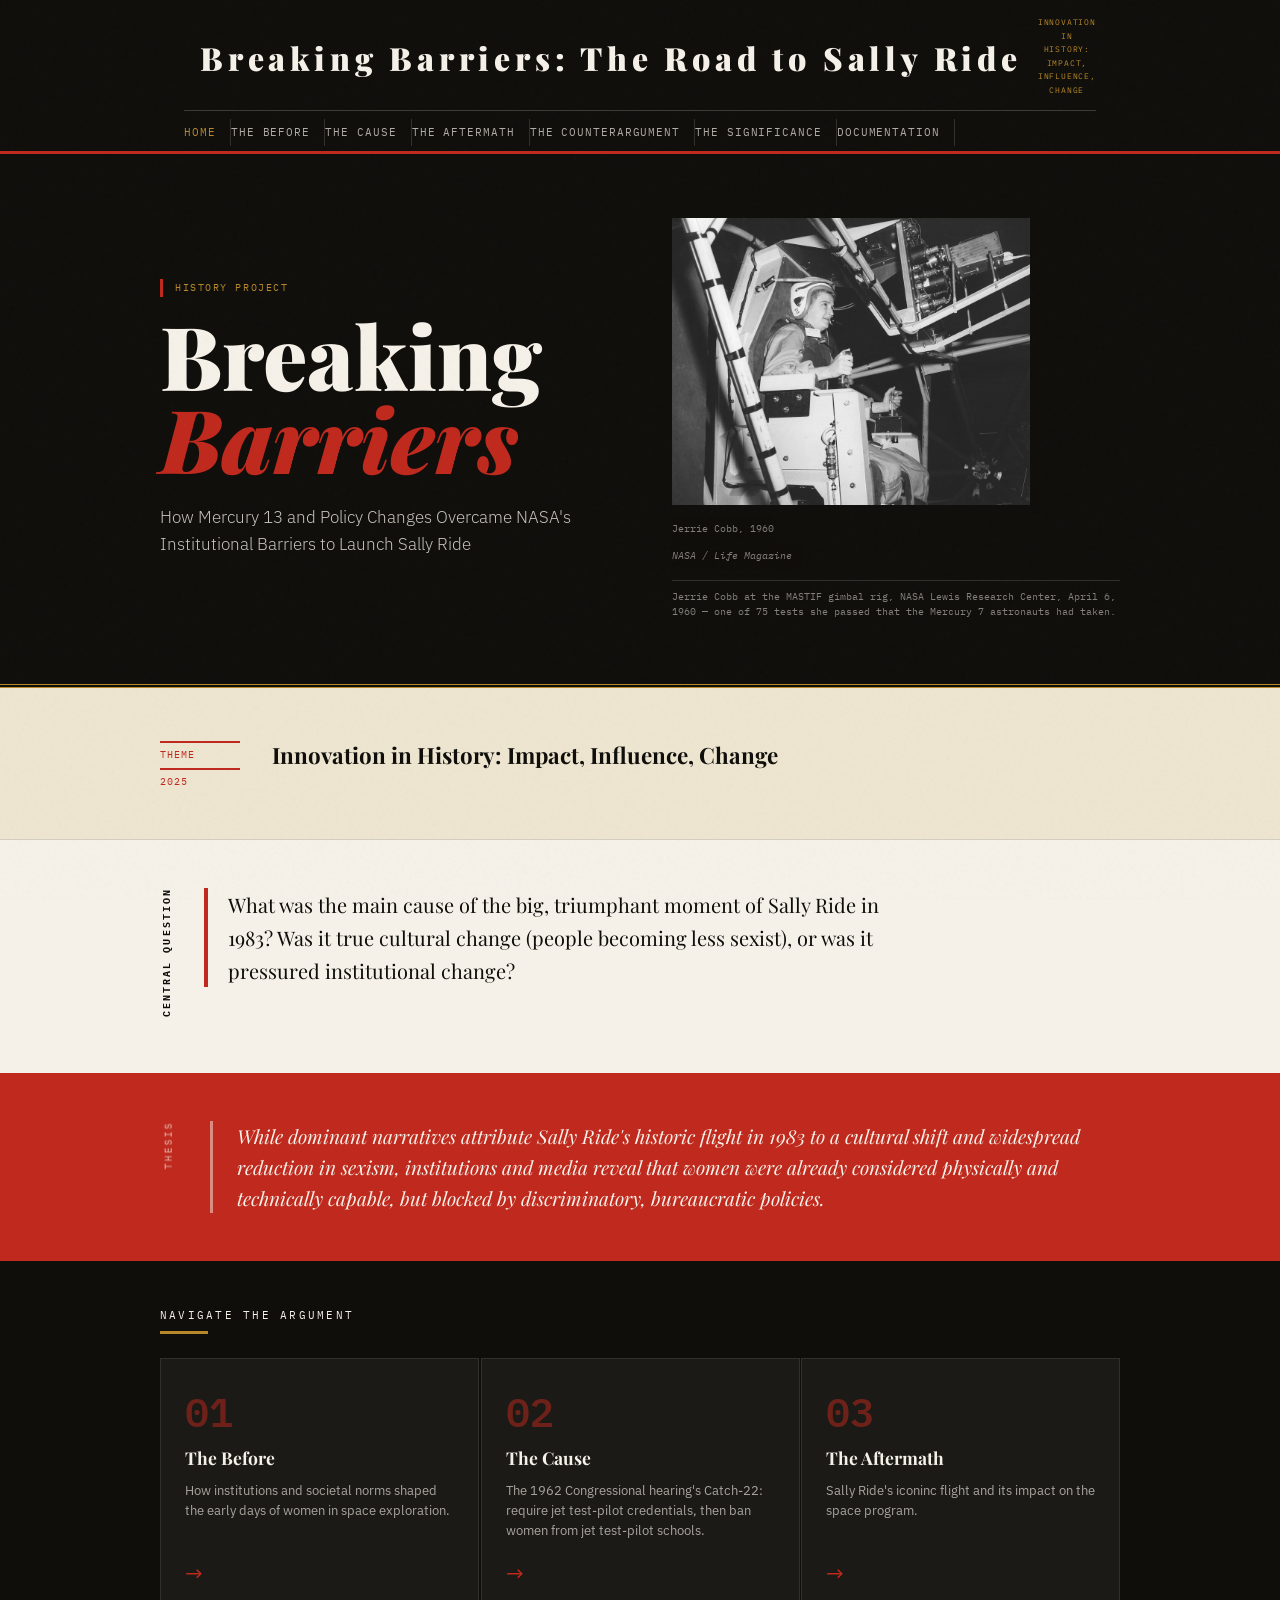
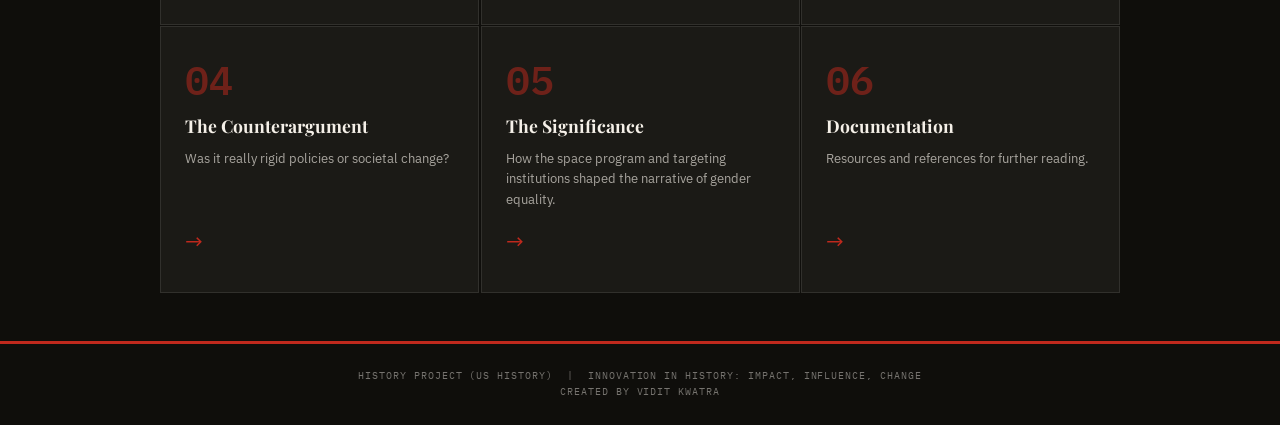
<file: index.html>
<!DOCTYPE html>
<html lang="en">
<head>
  <meta charset="UTF-8" />
  <meta name="viewport" content="width=device-width, initial-scale=1.0" />
  <title>Breaking Barriers: The Road to Sally Ride — History Project</title>
  <link rel="stylesheet" href="css/style.css" />
  <link rel="icon" type="image/png" href="favicon.png" />
  <link rel="preconnect" href="https://fonts.googleapis.com" />
  <link rel="preconnect" href="https://fonts.gstatic.com" crossorigin />
  <link href="https://fonts.googleapis.com/css2?family=Playfair+Display:ital,wght@0,400;0,700;0,900;1,400;1,700&family=IBM+Plex+Mono:wght@400;600&family=IBM+Plex+Sans:wght@300;400;500&display=swap" rel="stylesheet" />
</head>
<body>

  <!-- HEADER / NAV -->
  <header class="site-header">
    <div class="header-inner">
      <div class="masthead">
        <span class="masthead-rule"></span>
        <h1 class="site-title">Breaking Barriers: The Road to Sally Ride</h1>
        <p class="site-subtitle">Innovation in History: Impact, Influence, Change</p>
        <span class="masthead-rule"></span>
      </div>
      <nav class="main-nav" id="main-nav">
        <button class="nav-toggle" id="nav-toggle" aria-label="Toggle menu">☰</button>
        <ul class="nav-list">
          <li><a href="index.html" class="nav-link active" data-page="home">Home</a></li>
          <li><a href="the-before.html" class="nav-link" data-page="bio">The Before</a></li>
          <li><a href="the-cause.html" class="nav-link" data-page="cause">The Cause</a></li>
          <li><a href="the-aftermath.html" class="nav-link" data-page="aftermath">The Aftermath</a></li>
          <li><a href="the-counterargument.html" class="nav-link" data-page="counter">The Counterargument</a></li>
          <li><a href="the-significance.html" class="nav-link" data-page="significance">The Significance</a></li>
          <li><a href="documentation.html" class="nav-link" data-page="docs">Documentation</a></li>
        </ul>
      </nav>
    </div>
  </header>

  <!-- HOME PAGE -->
  <main class="page-content" id="page-home">

    <!-- Hero -->
    <section class="hero">
      <div class="hero-grid">
        <div class="hero-text">
          <p class="hero-kicker">History Project</p>
          <h2 class="hero-headline">
            Breaking <br/>
            <em>Barriers</em>
          </h2>
          <p class="hero-subhead">How Mercury 13 and Policy Changes Overcame NASA's Institutional Barriers to Launch Sally Ride</p>
        </div>
        <div class="hero-image-block">
          <div class="hero-photo-frame">
            <img class="hero-img" src="jerrie-cobb-gimbal-rig.jpg" alt="Jerrie Cobb at NASA gimbal rig" width="80%" />
            <span class="photo-label"><br/>Jerrie Cobb, 1960<br/><em>NASA / Life Magazine</em></span>
          </div>
          <div class="hero-caption">Jerrie Cobb at the MASTIF gimbal rig, NASA Lewis Research Center, April 6, 1960 — one of 75 tests she passed that the Mercury 7 astronauts had taken.</div>
        </div>
      </div>
    </section>

    <!-- Theme Connection -->
    <section class="theme-section content-section">
      <div class="section-inner two-col">
        <div class="col-label-block">
          <div class="side-label">THEME</div>
          <div class="side-label">2025</div>
        </div>
        <div class="col-text">
          <h3>Innovation in History: Impact, Influence, Change</h3>
          <!-- <p>The Mercury 13 case sits at the exact intersection of this year's theme. The thirteen women exercised their <em>right</em> as licensed aviators and American citizens to compete for public employment — and they proved, scientifically, that they were qualified. But NASA and Congress bore the <em>responsibility</em> of deciding who would represent the nation in space. Their choices were not neutral technical decisions; they were choices about whose rights mattered. The tension between what these women were owed and what institutions were willing to grant defines the entire arc of this story — from the 1960 <em>Life</em> magazine photo essay to Sally Ride's 1983 launch.</p> -->
        </div>
      </div>
    </section>

    <!-- Central Question -->
    <section class="central-question-section content-section">
      <div class="section-inner">
        <h3 class="section-heading">Central Question</h3>
        <p class="lead-text">What was the main cause of the big, triumphant moment of Sally Ride in 1983? Was it true cultural change (people becoming less sexist), or was it pressured institutional change?</p>
      </div>
    </section>

    <!-- Thesis Box -->
    <section class="thesis-section">
      <div class="thesis-inner">
        <div class="thesis-label">THESIS</div>
        <blockquote class="thesis-statement">
          While dominant narratives attribute Sally Ride's historic flight in 1983 to a cultural shift and widespread reduction in sexism, institutions and media reveal that women were already considered physically and technically capable, but blocked by discriminatory, bureaucratic policies.

        </blockquote>
      </div>
    </section>

    <!-- (Removed) Required metadata box; not needed for this site -->

    <!-- Navigation Cards -->
    <section class="nav-cards-section content-section">
      <div class="section-inner">
        <h3 class="section-heading">Navigate the Argument</h3>
        <div class="nav-cards">
          <a href="the-before.html" class="nav-card">
            <div class="card-number">01</div>
            <div class="card-body">
              <h4>The Before</h4>
              <p>How institutions and societal norms shaped the early days of women in space exploration.</p>
            </div>
            <div class="card-arrow">→</div>
          </a>
          <a href="the-cause.html" class="nav-card">
            <div class="card-number">02</div>
            <div class="card-body">
              <h4>The Cause</h4>
              <p>The 1962 Congressional hearing's Catch-22: require jet test-pilot credentials, then ban women from jet test-pilot schools.</p>
            </div>
            <div class="card-arrow">→</div>
          </a>
          <a href="the-aftermath.html" class="nav-card">
            <div class="card-number">03</div>
            <div class="card-body">
              <h4>The Aftermath</h4>
              <p>Sally Ride's iconinc flight and its impact on the space program.</p>
            </div>
            <div class="card-arrow">→</div>
          </a>
          <a href="the-counterargument.html" class="nav-card">
            <div class="card-number">04</div>
            <div class="card-body">
              <h4>The Counterargument</h4>
              <p>Was it really rigid policies or societal change?</p>
            </div>
            <div class="card-arrow">→</div>
          </a>
          <a href="the-significance.html" class="nav-card">
            <div class="card-number">05</div>
            <div class="card-body">
              <h4>The Significance</h4>
              <p>How the space program and targeting institutions shaped the narrative of gender equality.</p>
            </div>
            <div class="card-arrow">→</div>
            <a href="documentation.html" class="nav-card">
            <div class="card-number">06</div>
            <div class="card-body">
              <h4>Documentation</h4>
              <p>Resources and references for further reading.</p>
            </div>
            <div class="card-arrow">→</div>
          </a>
          </a>
        </div>
      </div>
    </section>

  </main>

    <footer class="site-footer">
    <div class="footer-inner">
      <p>History Project (US History) &nbsp;|&nbsp; Innovation in History: Impact, Influence, Change</p>
      <p class="site-creator">Created by Vidit Kwatra</p>
    </div>
  </footer>

  <script src="js/main.js"></script>
</body>
</html>
</file>
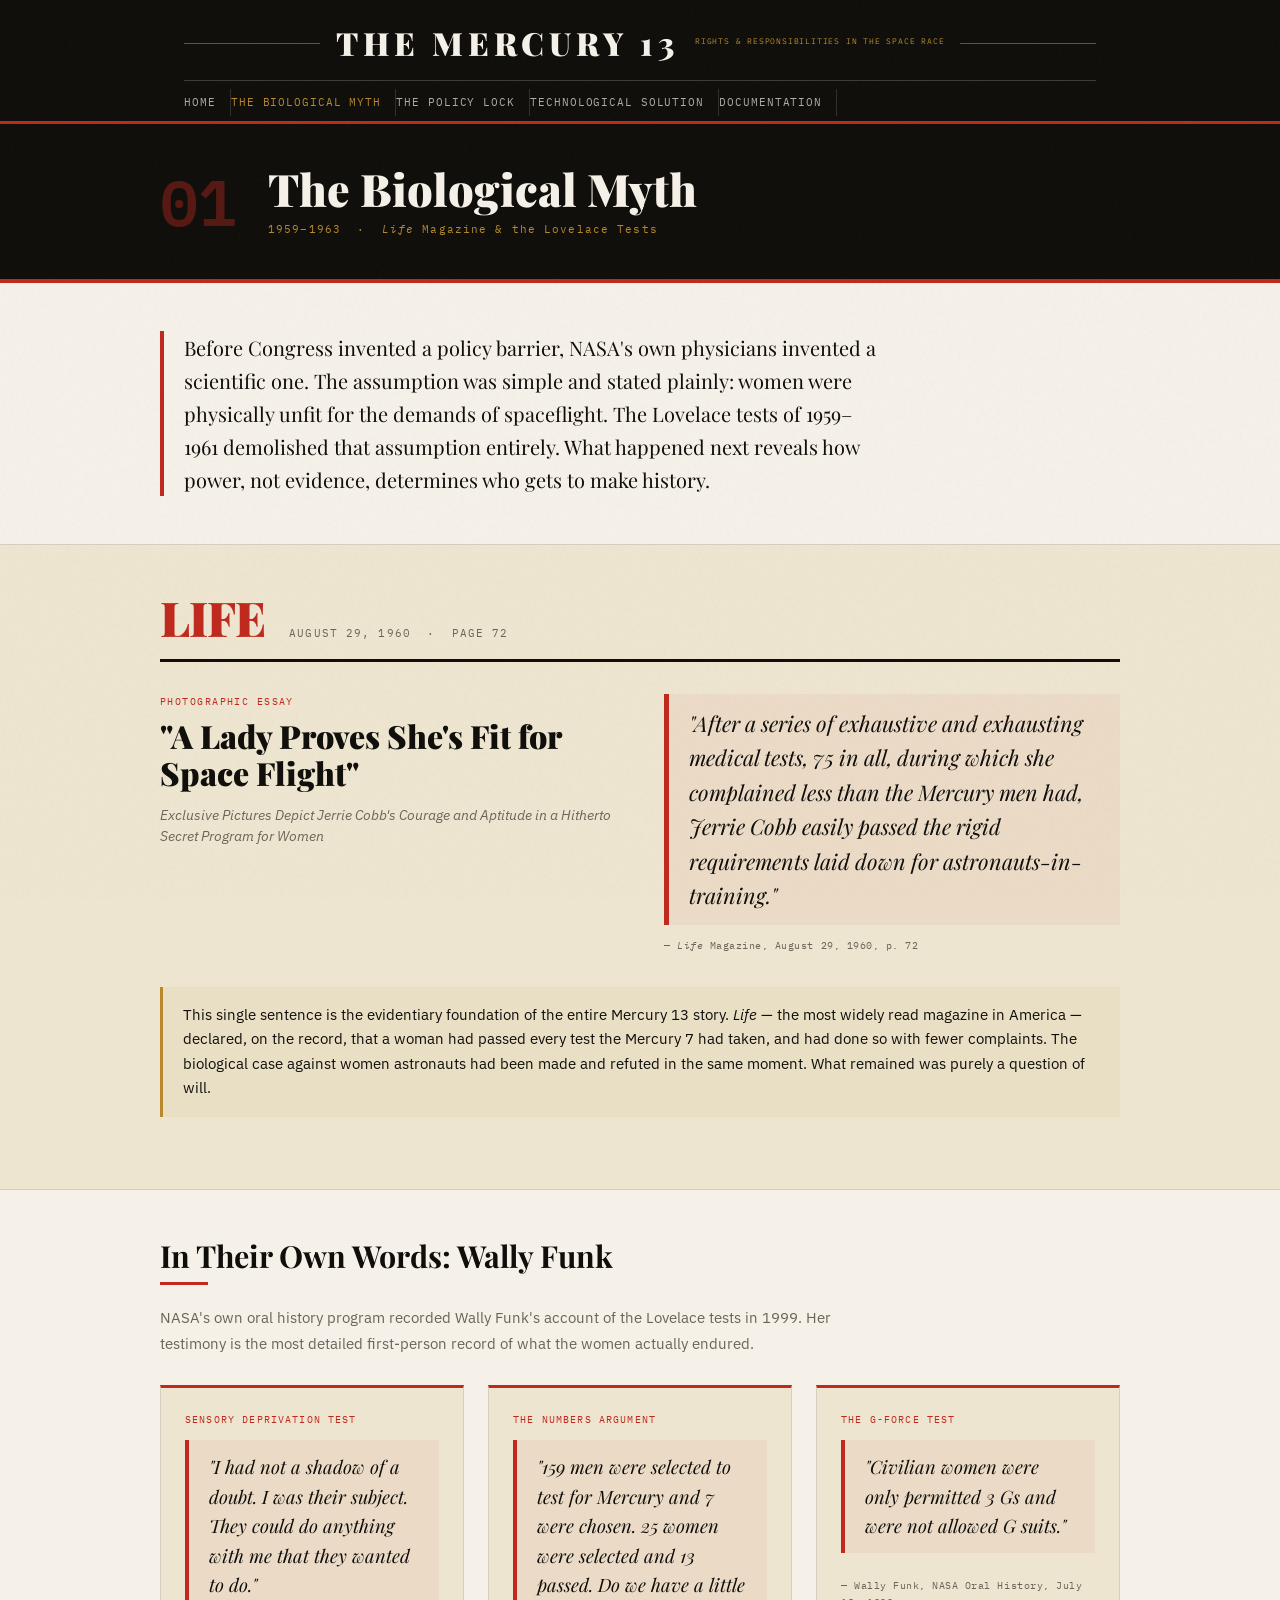
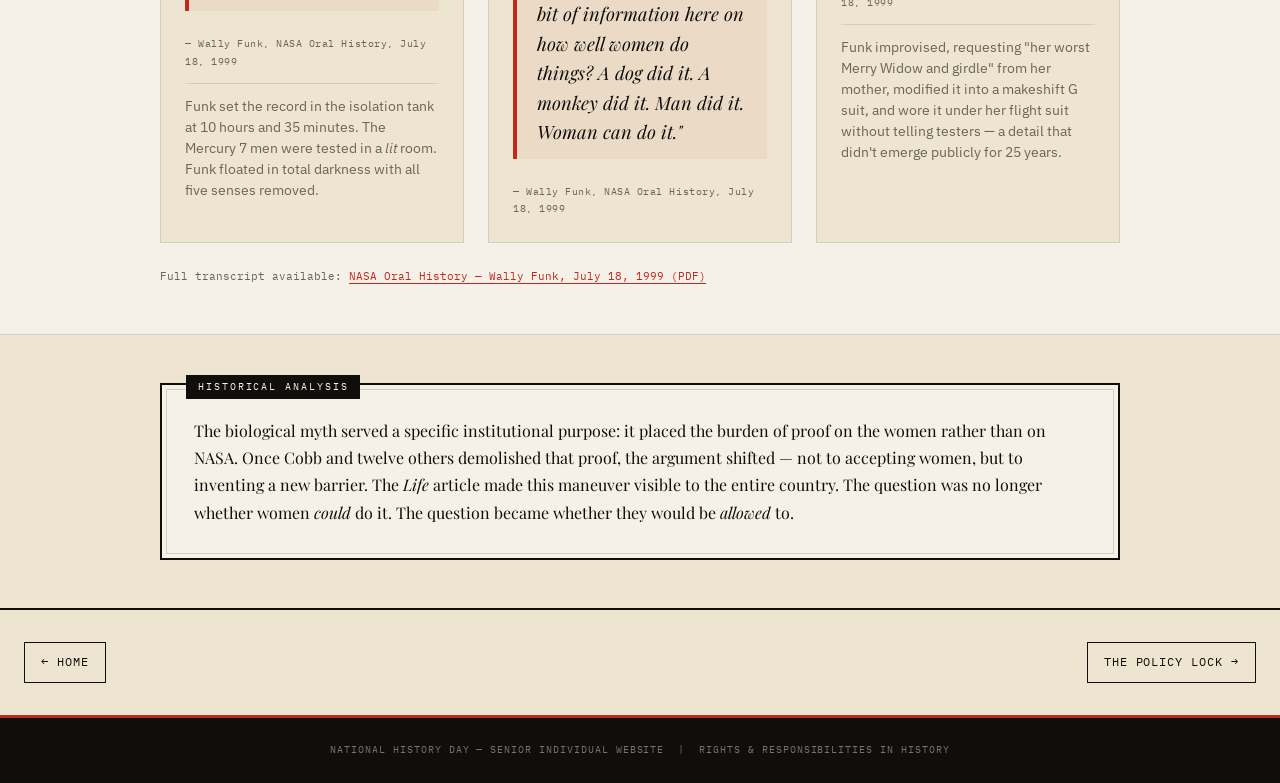
<file: biological-myth.html>
<!DOCTYPE html>
<html lang="en">
<head>
  <meta charset="UTF-8" />
  <meta name="viewport" content="width=device-width, initial-scale=1.0" />
  <title>The Biological Myth — Mercury 13</title>
  <link rel="stylesheet" href="css/style.css" />
  <link rel="preconnect" href="https://fonts.googleapis.com" />
  <link rel="preconnect" href="https://fonts.gstatic.com" crossorigin />
  <link href="https://fonts.googleapis.com/css2?family=Playfair+Display:ital,wght@0,400;0,700;0,900;1,400;1,700&family=IBM+Plex+Mono:wght@400;600&family=IBM+Plex+Sans:wght@300;400;500&display=swap" rel="stylesheet" />
</head>
<body>

  <header class="site-header">
    <div class="header-inner">
      <div class="masthead">
        <span class="masthead-rule"></span>
        <h1 class="site-title"><a href="index.html">THE MERCURY 13</a></h1>
        <p class="site-subtitle">Rights &amp; Responsibilities in the Space Race</p>
        <span class="masthead-rule"></span>
      </div>
      <nav class="main-nav" id="main-nav">
        <button class="nav-toggle" id="nav-toggle" aria-label="Toggle menu">☰</button>
        <ul class="nav-list">
          <li><a href="index.html" class="nav-link" data-page="home">Home</a></li>
          <li><a href="biological-myth.html" class="nav-link active" data-page="bio">The Biological Myth</a></li>
          <li><a href="policy-lock.html" class="nav-link" data-page="policy">The Policy Lock</a></li>
          <li><a href="technological-solution.html" class="nav-link" data-page="tech">Technological Solution</a></li>
          <li><a href="documentation.html" class="nav-link" data-page="docs">Documentation</a></li>
        </ul>
      </nav>
    </div>
  </header>

  <main class="page-content interior-page">

    <div class="page-header-band">
      <div class="page-header-inner">
        <span class="page-num">01</span>
        <div>
          <h2 class="page-title">The Biological Myth</h2>
          <p class="page-subtitle">1959–1963 &nbsp;·&nbsp; <em>Life</em> Magazine &amp; the Lovelace Tests</p>
        </div>
      </div>
    </div>

    <div class="content-wrapper">

      <!-- Context -->
      <section class="content-section">
        <div class="section-inner">
          <p class="lead-text">Before Congress invented a policy barrier, NASA's own physicians invented a scientific one. The assumption was simple and stated plainly: women were physically unfit for the demands of spaceflight. The Lovelace tests of 1959–1961 demolished that assumption entirely. What happened next reveals how power, not evidence, determines who gets to make history.</p>
        </div>
      </section>

      <!-- Life Magazine Feature -->
      <section class="content-section source-section">
        <div class="section-inner">
          <div class="source-masthead">
            <div class="source-logo-mock">LIFE</div>
            <div class="source-meta">August 29, 1960 &nbsp;·&nbsp; Page 72</div>
          </div>

          <div class="magazine-spread">
            <div class="spread-headline-block">
              <p class="spread-kicker">PHOTOGRAPHIC ESSAY</p>
              <h3 class="spread-headline">"A Lady Proves She's Fit for Space Flight"</h3>
              <p class="spread-deck">Exclusive Pictures Depict Jerrie Cobb's Courage and Aptitude in a Hitherto Secret Program for Women</p>
            </div>

            <div class="spread-quote-block">
              <blockquote class="primary-quote large-quote">
                "After a series of exhaustive and exhausting medical tests, 75 in all, during which she complained less than the Mercury men had, Jerrie Cobb easily passed the rigid requirements laid down for astronauts-in-training."
              </blockquote>
              <cite class="quote-cite">— <em>Life</em> Magazine, August 29, 1960, p. 72</cite>
            </div>
          </div>

          <div class="analyst-commentary">
            <p>This single sentence is the evidentiary foundation of the entire Mercury 13 story. <em>Life</em> — the most widely read magazine in America — declared, on the record, that a woman had passed every test the Mercury 7 had taken, and had done so with fewer complaints. The biological case against women astronauts had been made and refuted in the same moment. What remained was purely a question of will.</p>
          </div>
        </div>
      </section>

      <!-- Wally Funk Oral History Quotes -->
      <section class="content-section testimony-section">
        <div class="section-inner">
          <h3 class="section-heading">In Their Own Words: Wally Funk</h3>
          <p class="section-intro">NASA's own oral history program recorded Wally Funk's account of the Lovelace tests in 1999. Her testimony is the most detailed first-person record of what the women actually endured.</p>

          <div class="testimony-grid">
            <div class="testimony-card">
              <div class="testimony-tag">Sensory Deprivation Test</div>
              <blockquote class="primary-quote">
                "I had not a shadow of a doubt. I was their subject. They could do anything with me that they wanted to do."
              </blockquote>
              <cite class="quote-cite">— Wally Funk, NASA Oral History, July 18, 1999</cite>
              <p class="testimony-gloss">Funk set the record in the isolation tank at 10 hours and 35 minutes. The Mercury 7 men were tested in a <em>lit</em> room. Funk floated in total darkness with all five senses removed.</p>
            </div>

            <div class="testimony-card">
              <div class="testimony-tag">The Numbers Argument</div>
              <blockquote class="primary-quote">
                "159 men were selected to test for Mercury and 7 were chosen. 25 women were selected and 13 passed. Do we have a little bit of information here on how well women do things? A dog did it. A monkey did it. Man did it. Woman can do it."
              </blockquote>
              <cite class="quote-cite">— Wally Funk, NASA Oral History, July 18, 1999</cite>
            </div>

            <div class="testimony-card">
              <div class="testimony-tag">The G-Force Test</div>
              <blockquote class="primary-quote">
                "Civilian women were only permitted 3 Gs and were not allowed G suits."
              </blockquote>
              <cite class="quote-cite">— Wally Funk, NASA Oral History, July 18, 1999</cite>
              <p class="testimony-gloss">Funk improvised, requesting "her worst Merry Widow and girdle" from her mother, modified it into a makeshift G suit, and wore it under her flight suit without telling testers — a detail that didn't emerge publicly for 25 years.</p>
            </div>
          </div>

          <p class="source-link-note">Full transcript available: <a href="https://www.nasa.gov/wp-content/uploads/2025/08/funkw-7-18-99.pdf" target="_blank" rel="noopener">NASA Oral History — Wally Funk, July 18, 1999 (PDF)</a></p>
        </div>
      </section>

      <!-- Analysis -->
      <section class="content-section analysis-section">
        <div class="section-inner">
          <div class="analysis-box">
            <div class="analysis-label">HISTORICAL ANALYSIS</div>
            <p>The biological myth served a specific institutional purpose: it placed the burden of proof on the women rather than on NASA. Once Cobb and twelve others demolished that proof, the argument shifted — not to accepting women, but to inventing a new barrier. The <em>Life</em> article made this maneuver visible to the entire country. The question was no longer whether women <em>could</em> do it. The question became whether they would be <em>allowed</em> to.</p>
          </div>
        </div>
      </section>

      <!-- Page Navigation -->
      <div class="page-nav-bar">
        <a href="index.html" class="page-nav-prev">← Home</a>
        <a href="policy-lock.html" class="page-nav-next">The Policy Lock →</a>
      </div>

    </div>
  </main>

  <footer class="site-footer">
    <div class="footer-inner">
      <p>National History Day — Senior Individual Website &nbsp;|&nbsp; Rights &amp; Responsibilities in History</p>
    </div>
  </footer>

  <script src="js/main.js"></script>
</body>
</html>
</file>
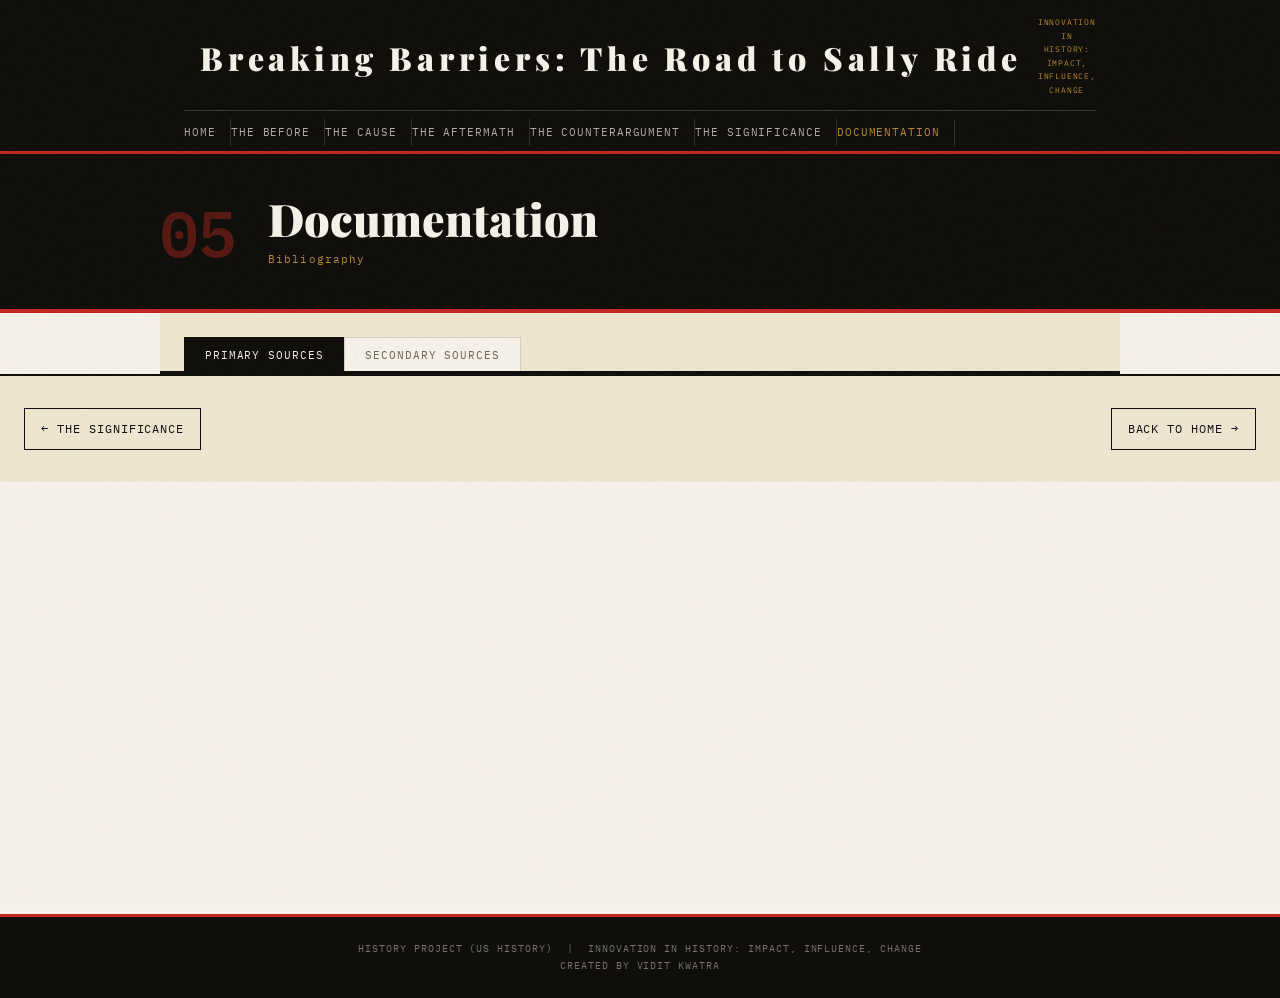
<file: documentation.html>
<!DOCTYPE html>
<html lang="en">
<head>
  <meta charset="UTF-8" />
  <meta name="viewport" content="width=device-width, initial-scale=1.0" />
  <title>Documentation — Breaking Barriers: The Road to Sally Ride</title>
  <link rel="stylesheet" href="css/style.css" />
  <link rel="icon" type="image/png" href="favicon.png" />
  <link rel="preconnect" href="https://fonts.googleapis.com" />
  <link rel="preconnect" href="https://fonts.gstatic.com" crossorigin />
  <link href="https://fonts.googleapis.com/css2?family=Playfair+Display:ital,wght@0,400;0,700;0,900;1,400;1,700&family=IBM+Plex+Mono:wght@400;600&family=IBM+Plex+Sans:wght@300;400;500&display=swap" rel="stylesheet" />
</head>
<body>

  <header class="site-header">
    <div class="header-inner">
      <div class="masthead">
        <span class="masthead-rule"></span>
        <h1 class="site-title"><a href="index.html">Breaking Barriers: The Road to Sally Ride</a></h1>
        <p class="site-subtitle">Innovation in History: Impact, Influence, Change</p>
        <span class="masthead-rule"></span>
      </div>
      <nav class="main-nav" id="main-nav">
        <button class="nav-toggle" id="nav-toggle" aria-label="Toggle menu">☰</button>
        <ul class="nav-list">
          <li><a href="index.html" class="nav-link" data-page="home">Home</a></li>
          <li><a href="the-before.html" class="nav-link" data-page="bio">The Before</a></li>
          <li><a href="the-cause.html" class="nav-link" data-page="cause">The Cause</a></li>
          <li><a href="the-aftermath.html" class="nav-link" data-page="aftermath">The Aftermath</a></li>
          <li><a href="the-counterargument.html" class="nav-link" data-page="counter">The Counterargument</a></li>
          <li><a href="the-significance.html" class="nav-link" data-page="significance">The Significance</a></li>
          <li><a href="documentation.html" class="nav-link active" data-page="docs">Documentation</a></li>
        </ul>
      </nav>
    </div>
  </header>

  <main class="page-content interior-page">

    <div class="page-header-band">
        <div class="page-header-inner">
        <span class="page-num">05</span>
        <div>
          <h2 class="page-title">Documentation</h2>
          <p class="page-subtitle">Bibliography</p>
        </div>
      </div>
    </div>

    <div class="content-wrapper">

      <!-- Tabs -->
      <div class="doc-tabs">
        <button class="doc-tab active" data-tab="primary">Primary Sources</button>
        <button class="doc-tab" data-tab="secondary">Secondary Sources</button>
      </div>

      <!-- Process Paper tab removed; bibliography-only layout retained -->

      <!-- Primary Sources Tab -->
      <section class="doc-tab-content" id="tab-primary">
        <div class="section-inner">
          <h3>Bibliography — Primary Sources</h3>

           <div class="bib-entry">
            <div class="bib-citation">
              “A Blue-Eyed Blonde in Orbit: Russia Sends Up a Woman Cosmonaut While a Qualified U.S. Woman-in-Space Team Waits and Hopes.” <i>LIFE</i>, June 28, 1963, 28–31.
              <a href="https://books.google.com/books?id=00sEAAAAMBAJ&printsec=frontcover#v=onepage&q=valentina&f=false">
                https://books.google.com/books?id=00sEAAAAMBAJ&printsec=frontcover#v=onepage&q=valentina&f=false
              </a>. Available at <a href="life.com" target="_blank" rel="noopener">life.com</a>.
            </div>
          
          </div>

          <div class="bib-entry">
            <div class="bib-citation">
              “A Lady Proves She's Fit for Space Flight.” <i>LIFE</i>, August 29, 1960, 72-78.
              <a href="https://books.google.com/books?id=EU8EAAAAMBAJ&printsec=frontcover#v=onepage&q=A%20Lady&f=false">
                https://books.google.com/books?id=EU8EAAAAMBAJ&printsec=frontcover#v=onepage&q=A%20Lady&f=false
              </a>. Available at <a href="life.com" target="_blank" rel="noopener">life.com</a>.
            </div>
          
          </div>

          <div class="bib-entry">
            <div class="bib-citation">
              NASA. <i>1978 Astronaut Class</i>. Photograph montage, January 1978.
              National Aeronautics and Space Administration.
              <a href="https://www.nasa.gov/image-article/1978-astronaut-class/">
                https://www.nasa.gov/image-article/1978-astronaut-class/
              </a>.
          </div>

          <div class="bib-entry">
            <div class="bib-citation">
              “Sally's Joy Ride into the Sky.” <i>TIME</i>, June 13, 1983, 56–61.
              <a href="https://archive.org/details/time-1983-11-14/Time%201983-06-13/page/56/mode/2up">
                https://archive.org/details/time-1983-11-14/Time%201983-06-13/page/56/mode/2up
              </a>. Available at <a href="time.com" target="_blank" rel="noopener">time.com</a>.
            </div>
          </div>

            

          <div class="bib-entry">
            <div class="bib-citation">
              United States. Congress. House. Committee on Science and Astronautics.
              <i>Qualifications for Astronauts: Hearings Before the Special Subcommittee on the Selection of Astronauts of the Committee on Science and Astronautics, House of Representatives, Eighty-Seventh Congress, Second Session, July 17–18, 1962</i>.
              Washington, DC: U.S. Government Printing Office, 1962.
              <a href="https://babel.hathitrust.org/cgi/pt?id=uc1.a0000094904&seq=16">
                https://babel.hathitrust.org/cgi/pt?id=uc1.a0000094904&seq=16
              </a>.
          
          </div>
          
          <div class="bib-entry">
            <div class="bib-citation">
              Wilfong, Arden. <i>Pilot Jerrie Cobb Testing the Gimbal Rig in the Altitude Wind Tunnel</i>. Photograph. NASA Glenn Research Center, April 5, 1960.
              NASA.
              <a href="https://www.nasa.gov/centers-and-facilities/glenn/aviator-jerrie-cobb-trained-in-nasas-gimbal-rig-in-1960/">
                https://www.nasa.gov/centers-and-facilities/glenn/aviator-jerrie-cobb-trained-in-nasas-gimbal-rig-in-1960/
              </a>.
          
            </div>

        </div>
      </section>

      <!-- Secondary Sources Tab -->
      <section class="doc-tab-content" id="tab-secondary">
        <div class="section-inner">
          <h3>Bibliography — Secondary Sources</h3>

          <div class="bib-entry">
            <div class="bib-citation">
              Foster, Amy. “The Gendered Anniversary: The Story of America's Women Astronauts.”
              <i>The Florida Historical Quarterly</i> 87, no. 2 (2008): 150-73.
              <a href="http://www.jstor.org/stable/20700213">
                http://www.jstor.org/stable/20700213
              </a>.
            </div>
          
          </div>

          <div class="bib-entry">
            <div class="bib-citation">
              National Aeronautics and Space Administration. <i>Oral History Transcript: Wally Funk Interviewed by Carol Butler, Cocoa Beach, Florida – 18 July 1999</i>. NASA History Office, July 18, 1999.
              <a href="https://www.nasa.gov/wp-content/uploads/2025/08/funkw-7-18-99.pdf">
                https://www.nasa.gov/wp-content/uploads/2025/08/funkw-7-18-99.pdf
              </a>.
            </div>
          
          </div>

          

        </div>
      </section>

      <div class="page-nav-bar">
        <a href="the-significance.html" class="page-nav-prev">← The Significance</a>
        <a href="index.html" class="page-nav-next">Back to Home →</a>
      </div>

    </div>
  </main>

  <footer class="site-footer">
    <div class="footer-inner">
      <p>History Project (US History) &nbsp;|&nbsp; Innovation in History: Impact, Influence, Change</p>
      <p class="site-creator">Created by Vidit Kwatra</p>
    </div>
  </footer>

  <script src="js/main.js"></script>
</body>
</html>
</file>
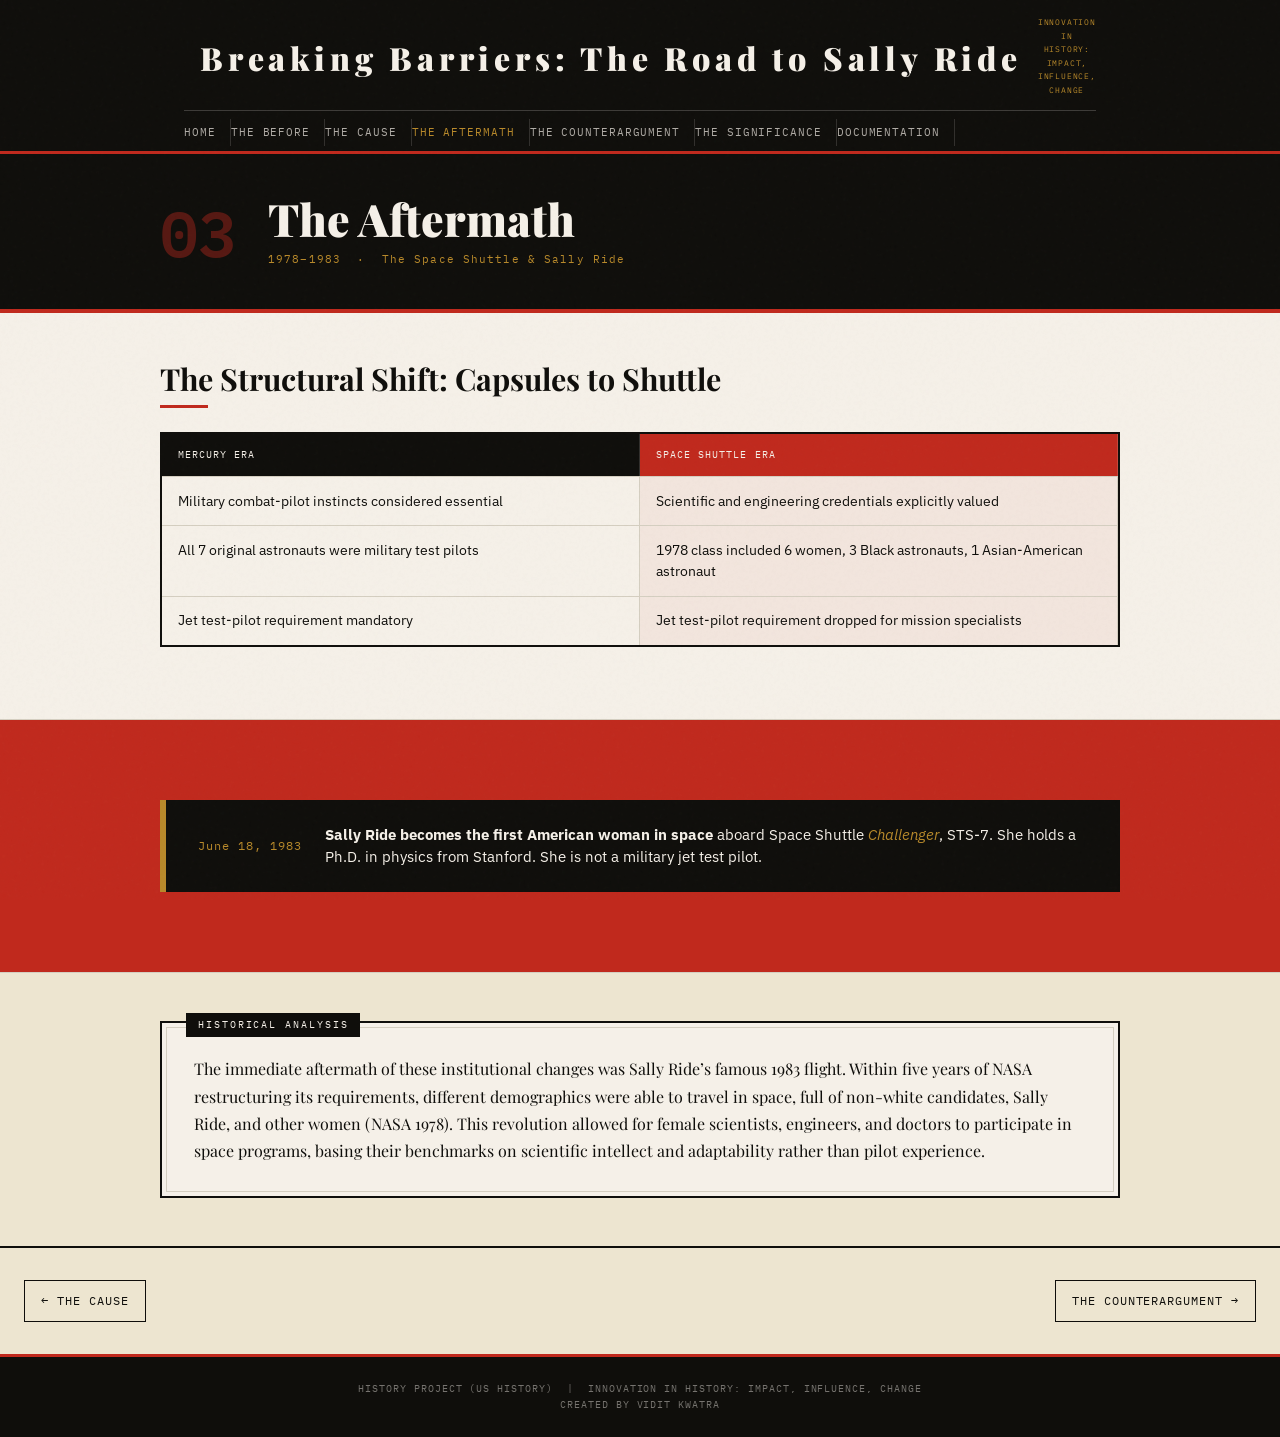
<file: the-aftermath.html>
<!DOCTYPE html>
<html lang="en">
<head>
  <meta charset="UTF-8" />
  <meta name="viewport" content="width=device-width, initial-scale=1.0" />
  <title>The Aftermath — Breaking Barriers: The Road to Sally Ride</title>
  <link rel="stylesheet" href="css/style.css" />
  <link rel="icon" type="image/png" href="favicon.png" />
  <link rel="preconnect" href="https://fonts.googleapis.com" />
  <link rel="preconnect" href="https://fonts.gstatic.com" crossorigin />
  <link href="https://fonts.googleapis.com/css2?family=Playfair+Display:ital,wght@0,400;0,700;0,900;1,400;1,700&family=IBM+Plex+Mono:wght@400;600&family=IBM+Plex+Sans:wght@300;400;500&display=swap" rel="stylesheet" />
</head>
<body>

  <header class="site-header">
    <div class="header-inner">
      <div class="masthead">
        <span class="masthead-rule"></span>
        <h1 class="site-title"><a href="index.html">Breaking Barriers: The Road to Sally Ride</a></h1>
        <p class="site-subtitle">Innovation in History: Impact, Influence, Change</p>
        <span class="masthead-rule"></span>
      </div>
      <nav class="main-nav" id="main-nav">
        <button class="nav-toggle" id="nav-toggle" aria-label="Toggle menu">☰</button>
        <ul class="nav-list">
          <li><a href="index.html" class="nav-link" data-page="home">Home</a></li>
          <li><a href="the-before.html" class="nav-link" data-page="bio">The Before</a></li>
          <li><a href="the-cause.html" class="nav-link" data-page="cause">The Cause</a></li>
          <li><a href="the-aftermath.html" class="nav-link active" data-page="aftermath">The Aftermath</a></li>
          <li><a href="the-counterargument.html" class="nav-link" data-page="counter">The Counterargument</a></li>
          <li><a href="the-significance.html" class="nav-link" data-page="significance">The Significance</a></li>
          <li><a href="documentation.html" class="nav-link" data-page="docs">Documentation</a></li>
        </ul>
      </nav>
    </div>
  </header>

  <main class="page-content interior-page">

    <div class="page-header-band">
      <div class="page-header-inner">
        <span class="page-num">03</span>
        <div>
          <h2 class="page-title">The Aftermath</h2>
          <p class="page-subtitle">1978–1983 &nbsp;·&nbsp; The Space Shuttle &amp; Sally Ride</p>
        </div>
      </div>
    </div>

    <div class="content-wrapper">

      <!-- Timeline -->
      <section class="content-section">
        <div class="section-inner">
          <h3 class="section-heading">The Structural Shift: Capsules to Shuttle</h3>

          <div class="comparison-table">
            <div class="compare-header">
              <div class="compare-col-label">Mercury Era</div>
              <div class="compare-col-label highlight-col">Space Shuttle Era</div>
            </div>
            <div class="compare-row">
              <div class="compare-cell">Military combat-pilot instincts considered essential</div>
              <div class="compare-cell highlight-col">Scientific and engineering credentials explicitly valued</div>
            </div>
            <div class="compare-row">
              <div class="compare-cell">All 7 original astronauts were military test pilots</div>
              <div class="compare-cell highlight-col">1978 class included 6 women, 3 Black astronauts, 1 Asian-American astronaut</div>
            </div>
            <div class="compare-row">
              <div class="compare-cell">Jet test-pilot requirement mandatory</div>
              <div class="compare-cell highlight-col">Jet test-pilot requirement dropped for mission specialists</div>
            </div>
          </div>
        </div>
      </section>

        <!-- Milestone -->
        <section class="content-section thesis-section">
        <div class="section-inner">
        <div class="milestone-banner">
                <div class="milestone-date">June 18, 1983</div>
                <div class="milestone-text">
                <strong>Sally Ride becomes the first American woman in space</strong> aboard Space Shuttle <em>Challenger</em>, STS-7. She holds a Ph.D. in physics from Stanford. She is not a military jet test pilot.
                </div>
            </div>
        </div>
        </section>


      <section class="content-section analysis-section">
        <div class="section-inner">
          <div class="analysis-box">
            <div class="analysis-label">HISTORICAL ANALYSIS</div>
            <p>The immediate aftermath of these institutional changes was Sally Ride’s famous 1983 flight. Within five years of NASA restructuring its requirements, different demographics were able to travel in space, full of non-white candidates, Sally Ride, and other women (NASA 1978). This revolution allowed for female scientists, engineers, and doctors to participate in space programs, basing their benchmarks on scientific intellect and adaptability rather than pilot experience. </p>
        </div>
      </section>

      <div class="page-nav-bar">
        <a href="the-cause.html" class="page-nav-prev">← The Cause</a>
        <a href="the-counterargument.html" class="page-nav-next">The Counterargument →</a>
      </div>

    </div>
  </main>

  <footer class="site-footer">
    <div class="footer-inner">
      <p>History Project (US History) &nbsp;|&nbsp; Innovation in History: Impact, Influence, Change</p>
      <p class="site-creator">Created by Vidit Kwatra</p>
    </div>
  </footer>

  <script src="js/main.js"></script>
</body>
</html>
</file>
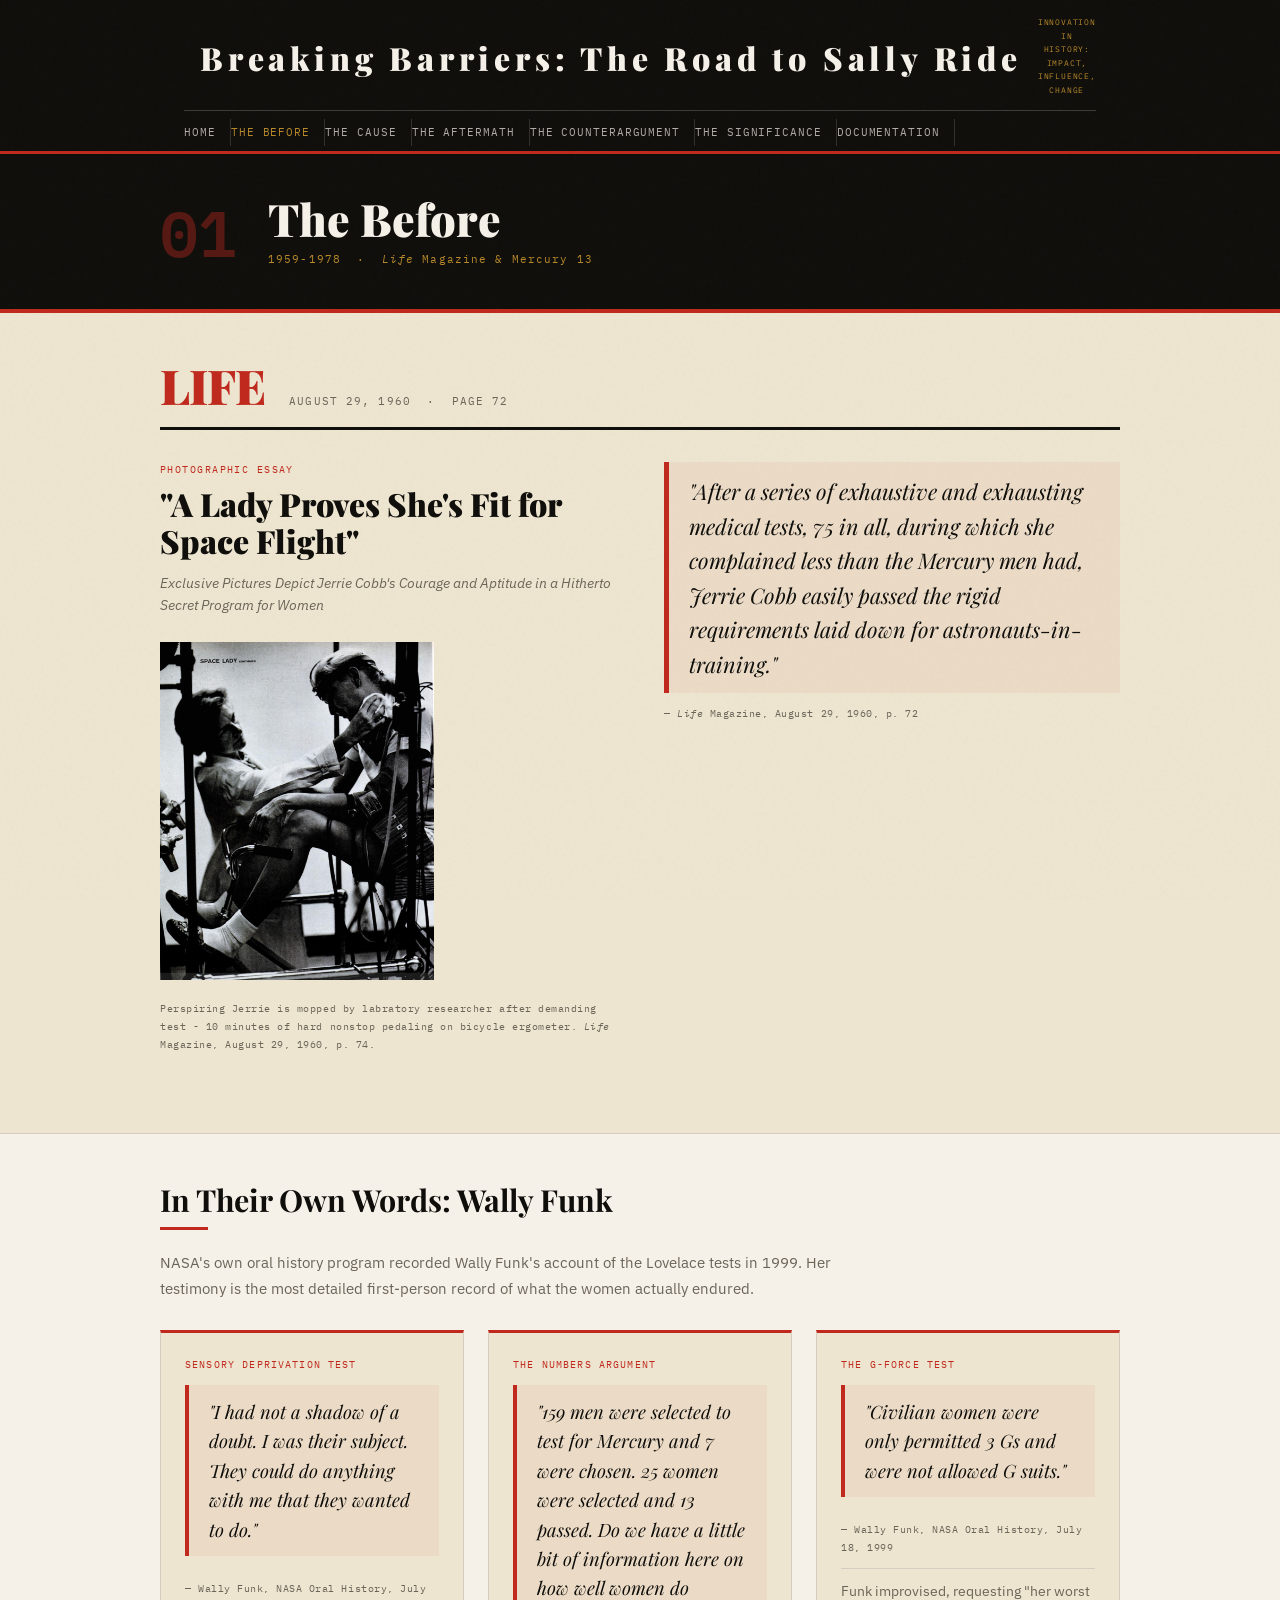
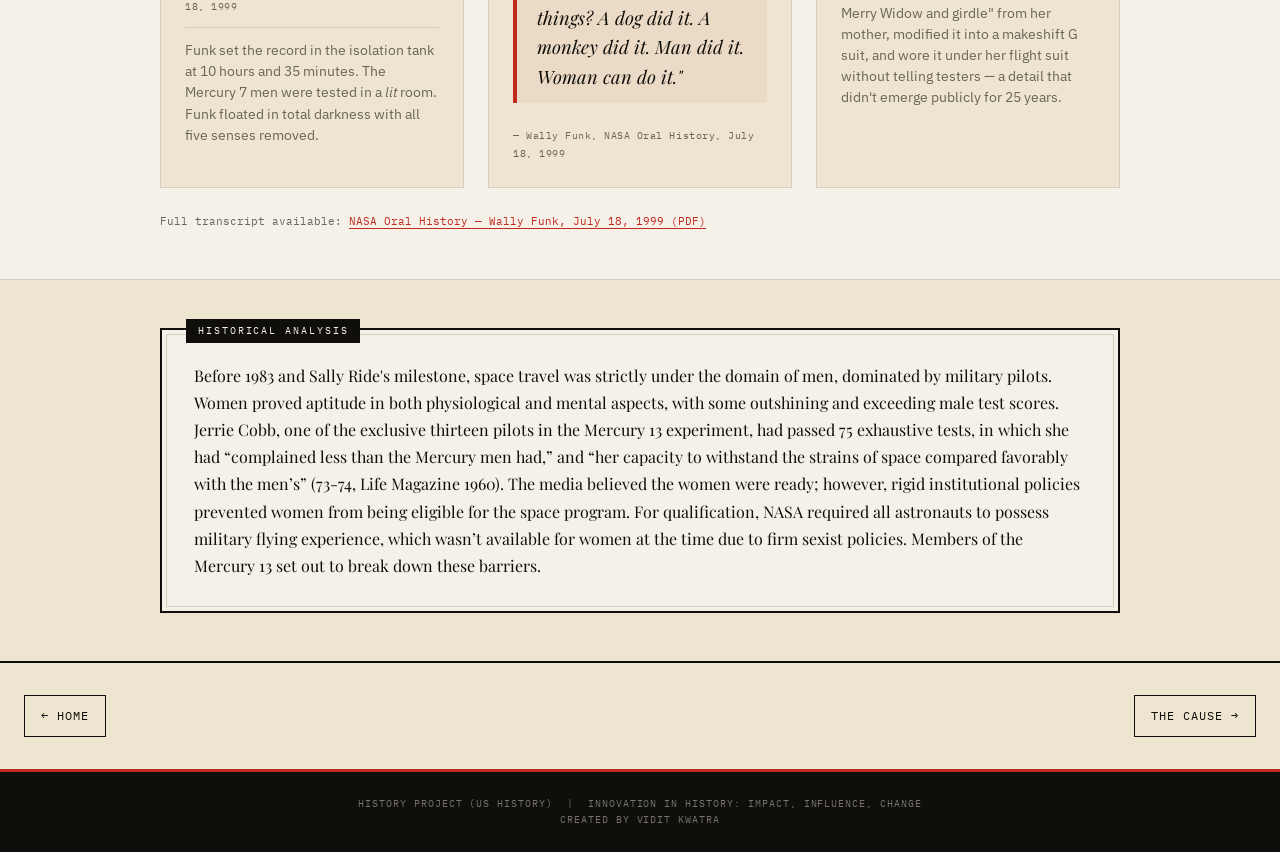
<file: the-before.html>
<!DOCTYPE html>
<html lang="en">
<head>
  <meta charset="UTF-8" />
  <meta name="viewport" content="width=device-width, initial-scale=1.0" />
  <title>The Before — Breaking Barriers: The Road to Sally Ride</title>
  <link rel="stylesheet" href="css/style.css" />
  <link rel="icon" type="image/png" href="favicon.png" />
  <link rel="preconnect" href="https://fonts.googleapis.com" />
  <link rel="preconnect" href="https://fonts.gstatic.com" crossorigin />
  <link href="https://fonts.googleapis.com/css2?family=Playfair+Display:ital,wght@0,400;0,700;0,900;1,400;1,700&family=IBM+Plex+Mono:wght@400;600&family=IBM+Plex+Sans:wght@300;400;500&display=swap" rel="stylesheet" />
</head>
<body>

  <header class="site-header">
    <div class="header-inner">
      <div class="masthead">
        <span class="masthead-rule"></span>
        <h1 class="site-title"><a href="index.html">Breaking Barriers: The Road to Sally Ride</a></h1>
        <p class="site-subtitle">Innovation in History: Impact, Influence, Change</p>
        <span class="masthead-rule"></span>
      </div>
      <nav class="main-nav" id="main-nav">
        <button class="nav-toggle" id="nav-toggle" aria-label="Toggle menu">☰</button>
        <ul class="nav-list">
          <li><a href="index.html" class="nav-link" data-page="home">Home</a></li>
          <li><a href="the-before.html" class="nav-link active" data-page="bio">The Before</a></li>
          <li><a href="the-cause.html" class="nav-link" data-page="cause">The Cause</a></li>
          <li><a href="the-aftermath.html" class="nav-link" data-page="aftermath">The Aftermath</a></li>
          <li><a href="the-counterargument.html" class="nav-link" data-page="counter">The Counterargument</a></li>
          <li><a href="the-significance.html" class="nav-link" data-page="significance">The Significance</a></li>
          <li><a href="documentation.html" class="nav-link" data-page="docs">Documentation</a></li>
        </ul>
      </nav>
    </div>
  </header>

  <main class="page-content interior-page">

    <div class="page-header-band">
      <div class="page-header-inner">
        <span class="page-num">01</span>
        <div>
          <h2 class="page-title">The Before</h2>
          <p class="page-subtitle">1959-1978 &nbsp;·&nbsp; <em>Life</em> Magazine &amp; Mercury 13</p>
        </div>
      </div>
    </div>

    <div class="content-wrapper">

      <!-- Context -->
      <!-- <section class="content-section">
        <div class="section-inner">
          <p class="lead-text">Before Congress invented a policy barrier, NASA's own physicians invented a scientific one. The assumption was simple and stated plainly: women were physically unfit for the demands of spaceflight. The Lovelace tests of 1959–1961 demolished that assumption entirely. What happened next reveals how power, not evidence, determines who gets to make history.</p>
        </div>
      </section> -->

      <!-- Life Magazine Feature -->
      <section class="content-section source-section">
        <div class="section-inner">
          <div class="source-masthead">
            <div class="source-logo-mock">LIFE</div>
            <div class="source-meta">August 29, 1960 &nbsp;·&nbsp; Page 72</div>
          </div>

          <div class="magazine-spread">
            <div class="spread-headline-block">
              <p class="spread-kicker">PHOTOGRAPHIC ESSAY</p>
              <h3 class="spread-headline">"A Lady Proves She's Fit for Space Flight"</h3>
              <p class="spread-deck">Exclusive Pictures Depict Jerrie Cobb's Courage and Aptitude in a Hitherto Secret Program for Women</p>
              <br/>
              <img class="spread-image" src="perspiring-jerrie.png" alt="Life Magazine spread: 'A Lady Proves She's Fit for Space Flight'" width="60%" />
              <p class="quote-cite">Perspiring Jerrie is mopped by labratory researcher after demanding test - 10 minutes of hard nonstop pedaling on bicycle ergometer. <em>Life</em> Magazine, August 29, 1960, p. 74.</p>
            </div>

            <div class="spread-quote-block">
              <blockquote class="primary-quote large-quote">
                "After a series of exhaustive and exhausting medical tests, 75 in all, during which she complained less than the Mercury men had, Jerrie Cobb easily passed the rigid requirements laid down for astronauts-in-training."
              </blockquote>
              <cite class="quote-cite">— <em>Life</em> Magazine, August 29, 1960, p. 72</cite>
            </div>
          </div>

          <!-- <div class="analyst-commentary">
            <p>This single sentence is the evidentiary foundation of the entire Mercury 13 story. <em>Life</em> — the most widely read magazine in America — declared, on the record, that a woman had passed every test the Mercury 7 had taken, and had done so with fewer complaints. The biological case against women astronauts had been made and refuted in the same moment. What remained was purely a question of will.</p>
          </div> -->
        </div>
      </section>

      <!-- Wally Funk Oral History Quotes -->
      <section class="content-section testimony-section">
        <div class="section-inner">
          <h3 class="section-heading">In Their Own Words: Wally Funk</h3>
          <p class="section-intro">NASA's own oral history program recorded Wally Funk's account of the Lovelace tests in 1999. Her testimony is the most detailed first-person record of what the women actually endured.</p>

          <div class="testimony-grid">
            <div class="testimony-card">
              <div class="testimony-tag">Sensory Deprivation Test</div>
              <blockquote class="primary-quote">
                "I had not a shadow of a doubt. I was their subject. They could do anything with me that they wanted to do."
              </blockquote>
              <cite class="quote-cite">— Wally Funk, NASA Oral History, July 18, 1999</cite>
              <p class="testimony-gloss">Funk set the record in the isolation tank at 10 hours and 35 minutes. The Mercury 7 men were tested in a <em>lit</em> room. Funk floated in total darkness with all five senses removed.</p>
            </div>

            <div class="testimony-card">
              <div class="testimony-tag">The Numbers Argument</div>
              <blockquote class="primary-quote">
                "159 men were selected to test for Mercury and 7 were chosen. 25 women were selected and 13 passed. Do we have a little bit of information here on how well women do things? A dog did it. A monkey did it. Man did it. Woman can do it."
              </blockquote>
              <cite class="quote-cite">— Wally Funk, NASA Oral History, July 18, 1999</cite>
            </div>

            <div class="testimony-card">
              <div class="testimony-tag">The G-Force Test</div>
              <blockquote class="primary-quote">
                "Civilian women were only permitted 3 Gs and were not allowed G suits."
              </blockquote>
              <cite class="quote-cite">— Wally Funk, NASA Oral History, July 18, 1999</cite>
              <p class="testimony-gloss">Funk improvised, requesting "her worst Merry Widow and girdle" from her mother, modified it into a makeshift G suit, and wore it under her flight suit without telling testers — a detail that didn't emerge publicly for 25 years.</p>
            </div>
          </div>

          <p class="source-link-note">Full transcript available: <a href="https://www.nasa.gov/wp-content/uploads/2025/08/funkw-7-18-99.pdf" target="_blank" rel="noopener">NASA Oral History — Wally Funk, July 18, 1999 (PDF)</a></p>
        </div>
      </section>

      <!-- Analysis -->
      <section class="content-section analysis-section">
        <div class="section-inner">
          <div class="analysis-box">
            <div class="analysis-label">HISTORICAL ANALYSIS</div>
            <p>Before 1983 and Sally Ride's milestone, space travel was strictly under the domain of men, dominated by military pilots. Women proved aptitude in both physiological and mental aspects, with some outshining and exceeding male test scores. Jerrie Cobb, one of the exclusive thirteen pilots in the Mercury 13 experiment, had passed 75 exhaustive tests, in which she had “complained less than the Mercury men had,” and “her capacity to withstand the strains of space compared favorably with the men’s” (73-74, Life Magazine 1960). The media believed the women were ready; however, rigid institutional policies prevented women from being eligible for the space program. For qualification, NASA required all astronauts to possess military flying experience, which wasn’t available for women at the time due to firm sexist policies. Members of the Mercury 13 set out to break down these barriers.</p>
        </div>
      </section>

      <!-- Page Navigation -->
      <div class="page-nav-bar">
        <a href="index.html" class="page-nav-prev">← Home</a>
        <a href="the-cause.html" class="page-nav-next">The Cause →</a>
      </div>

    </div>
  </main>

  <footer class="site-footer">
    <div class="footer-inner">
      <p>History Project (US History) &nbsp;|&nbsp; Innovation in History: Impact, Influence, Change</p>
      <p class="site-creator">Created by Vidit Kwatra</p>
    </div>
  </footer>

  <script src="js/main.js"></script>
</body>
</html>
</file>
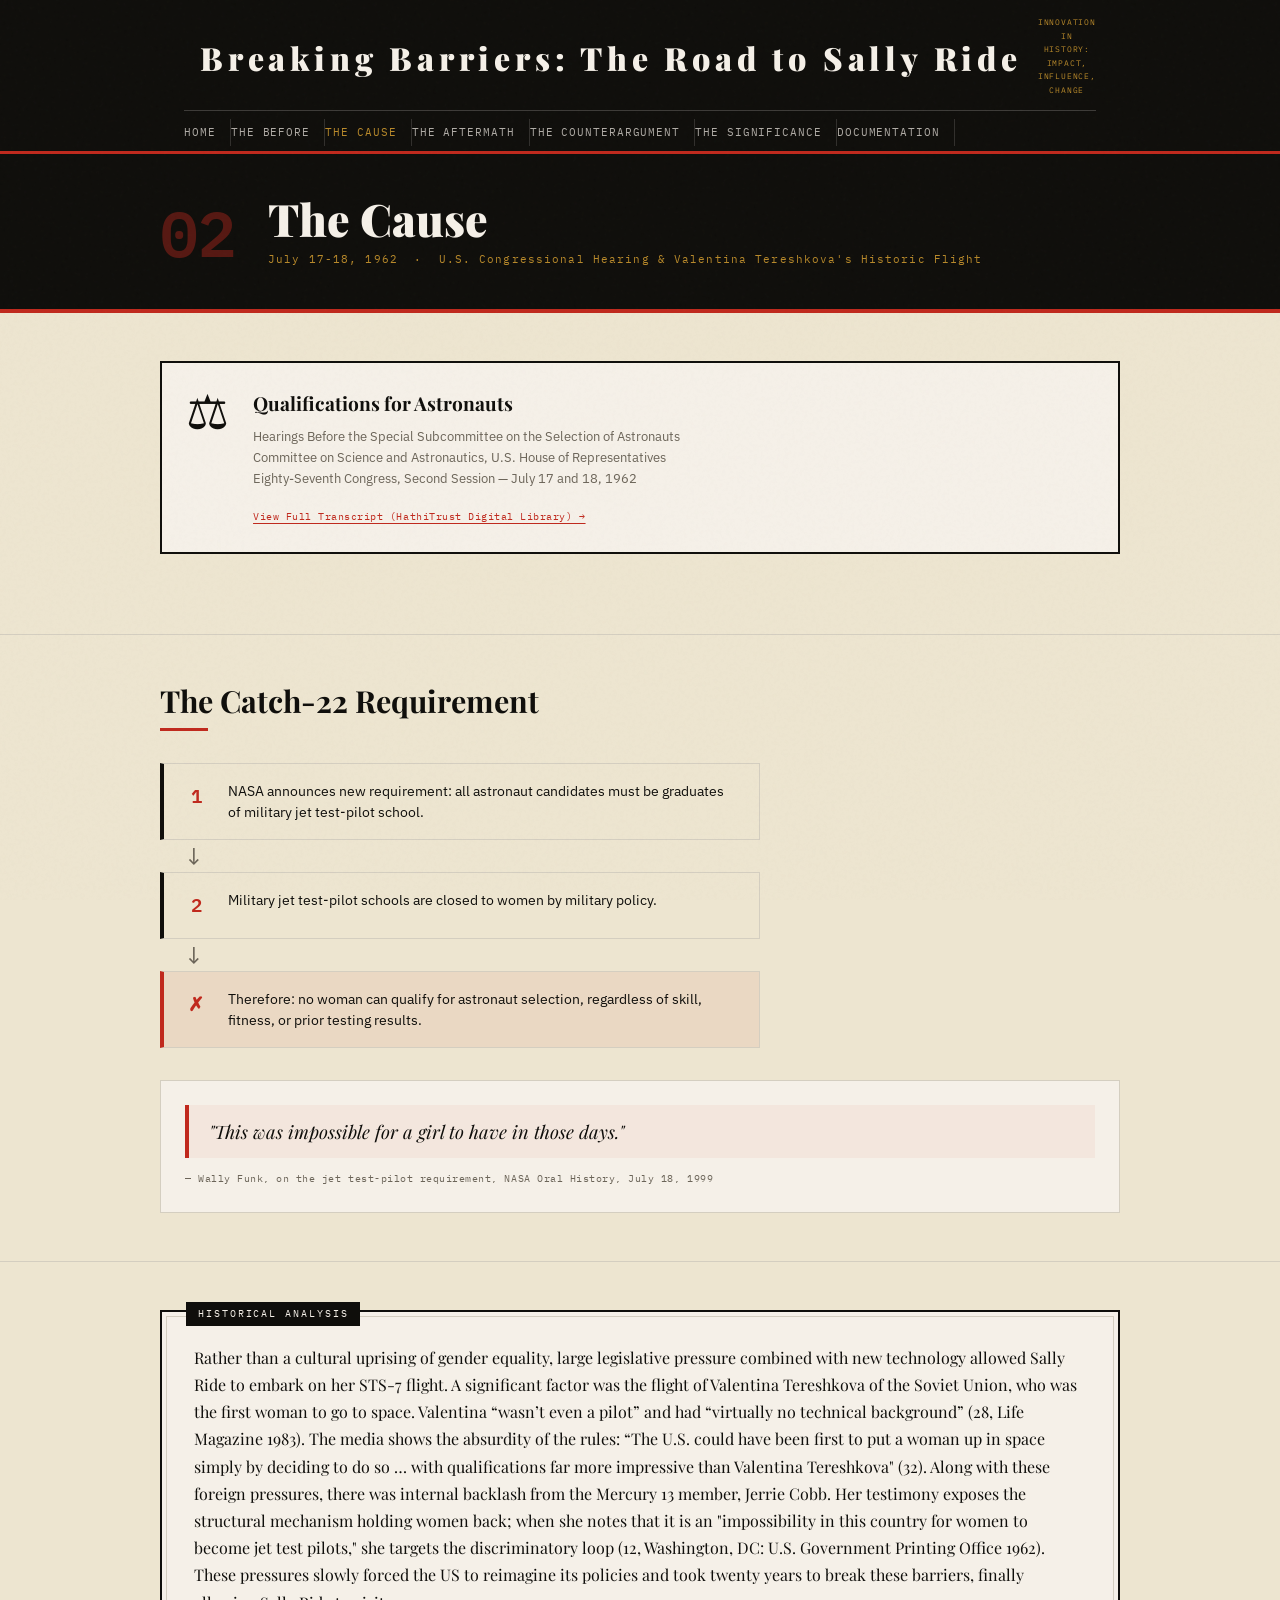
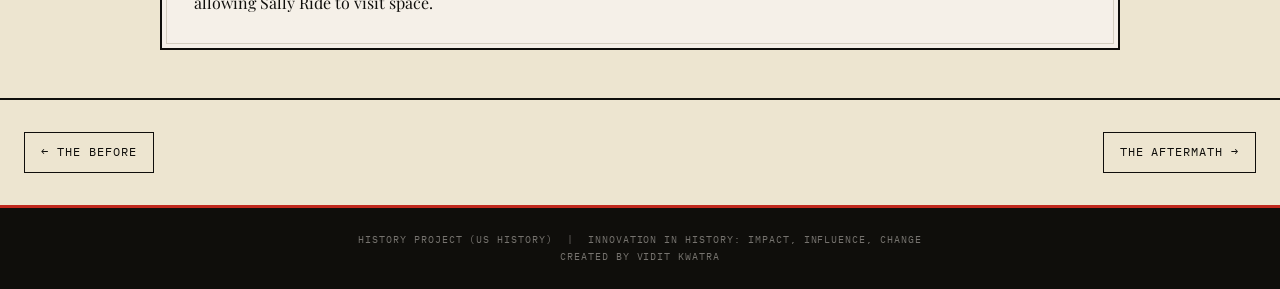
<file: the-cause.html>
<!DOCTYPE html>
<html lang="en">
<head>
  <meta charset="UTF-8" />
  <meta name="viewport" content="width=device-width, initial-scale=1.0" />
  <title>The Cause — Breaking Barriers: The Road to Sally Ride</title>
  <link rel="stylesheet" href="css/style.css" />
  <link rel="icon" type="image/png" href="favicon.png" />
  <link rel="preconnect" href="https://fonts.googleapis.com" />
  <link rel="preconnect" href="https://fonts.gstatic.com" crossorigin />
  <link href="https://fonts.googleapis.com/css2?family=Playfair+Display:ital,wght@0,400;0,700;0,900;1,400;1,700&family=IBM+Plex+Mono:wght@400;600&family=IBM+Plex+Sans:wght@300;400;500&display=swap" rel="stylesheet" />
</head>
<body>

  <header class="site-header">
    <div class="header-inner">
      <div class="masthead">
        <span class="masthead-rule"></span>
        <h1 class="site-title"><a href="index.html">Breaking Barriers: The Road to Sally Ride</a></h1>
        <p class="site-subtitle">Innovation in History: Impact, Influence, Change</p>
        <span class="masthead-rule"></span>
      </div>
      <nav class="main-nav" id="main-nav">
        <button class="nav-toggle" id="nav-toggle" aria-label="Toggle menu">☰</button>
        <ul class="nav-list">
          <li><a href="index.html" class="nav-link" data-page="home">Home</a></li>
          <li><a href="the-before.html" class="nav-link" data-page="bio">The Before</a></li>
          <li><a href="the-cause.html" class="nav-link active" data-page="cause">The Cause</a></li>
          <li><a href="the-aftermath.html" class="nav-link" data-page="aftermath">The Aftermath</a></li>
          <li><a href="the-counterargument.html" class="nav-link" data-page="counter">The Counterargument</a></li>
          <li><a href="the-significance.html" class="nav-link" data-page="significance">The Significance</a></li>
          <li><a href="documentation.html" class="nav-link" data-page="docs">Documentation</a></li>
        </ul>
      </nav>
    </div>
  </header>

  <main class="page-content interior-page">

    <div class="page-header-band">
      <div class="page-header-inner">
        <span class="page-num">02</span>
        <div>
          <h2 class="page-title">The Cause</h2>
          <p class="page-subtitle">July 17-18, 1962 &nbsp;·&nbsp; U.S. Congressional Hearing &amp; Valentina Tereshkova's Historic Flight</p>
        </div>
      </div>
    </div>

    <div class="content-wrapper">

      <!-- Context -->
      <!-- <section class="content-section">
        <div class="section-inner">
          <p class="lead-text">Once the biological argument collapsed, NASA and Congress constructed a structural replacement: the requirement that all astronaut candidates hold military jet test-pilot credentials. This rule was not written to exclude women — it didn't have to be. Women were already banned from military jet training. The Catch-22 was built in.</p>
        </div>
      </section> -->

      <!-- (rest of original policy content preserved) -->
      <section class="content-section source-section">
        <div class="section-inner">
          <div class="document-header">
            <div class="doc-seal">⚖</div>
            <div class="doc-info">
              <p class="doc-title">Qualifications for Astronauts</p>
              <p class="doc-sub">Hearings Before the Special Subcommittee on the Selection of Astronauts<br/>
              Committee on Science and Astronautics, U.S. House of Representatives<br/>
              Eighty-Seventh Congress, Second Session — July 17 and 18, 1962</p>
              <a href="https://hdl.handle.net/2027/uc1.a0000094904" target="_blank" rel="noopener" class="doc-link">View Full Transcript (HathiTrust Digital Library) →</a>
            </div>
          </div>
        </div>
      </section>


      <!-- The Catch-22 -->
      <section class="content-section source-section">
        <div class="section-inner">
          <h3 class="section-heading">The Catch-22 Requirement</h3>

          <div class="catchtwentytwo-box">
            <div class="catch-step">
              <div class="catch-num">1</div>
              <div class="catch-text">NASA announces new requirement: all astronaut candidates must be graduates of military jet test-pilot school.</div>
            </div>
            <div class="catch-arrow">↓</div>
            <div class="catch-step">
              <div class="catch-num">2</div>
              <div class="catch-text">Military jet test-pilot schools are closed to women by military policy.</div>
            </div>
            <div class="catch-arrow">↓</div>
            <div class="catch-step catch-result">
              <div class="catch-num">✗</div>
              <div class="catch-text">Therefore: no woman can qualify for astronaut selection, regardless of skill, fitness, or prior testing results.</div>
            </div>
          </div>

          <div class="funk-quote-block">
            <blockquote class="primary-quote">
              "This was impossible for a girl to have in those days."
            </blockquote>
            <cite class="quote-cite">— Wally Funk, on the jet test-pilot requirement, NASA Oral History, July 18, 1999</cite>
          </div>
        </div>
      </section>

      <!-- Analysis and others preserved -->
      <section class="content-section analysis-section">
        <div class="section-inner">
          <div class="analysis-box">
            <div class="analysis-label">HISTORICAL ANALYSIS</div>
            <p>Rather than a cultural uprising of gender equality, large legislative pressure combined with new technology allowed Sally Ride to embark on her STS-7 flight. A significant factor was the flight of Valentina Tereshkova of the Soviet Union, who was the first woman to go to space. Valentina “wasn’t even a pilot” and had “virtually no technical background” (28, Life Magazine 1983). The media shows the absurdity of the rules: “The U.S. could have been first to put a woman up in space simply by deciding to do so … with qualifications far more impressive than Valentina Tereshkova" (32). Along with these foreign pressures, there was internal backlash from the Mercury 13 member, Jerrie Cobb. Her testimony exposes the structural mechanism holding women back; when she notes that it is an "impossibility in this country for women to become jet test pilots," she targets the discriminatory loop (12, Washington, DC: U.S. Government Printing Office 1962). These pressures slowly forced the US to reimagine its policies and took twenty years to break these barriers, finally allowing Sally Ride to visit space.</p>
            </div>
        </div>
      </section>

      <div class="page-nav-bar">
        <a href="the-before.html" class="page-nav-prev">← The Before</a>
        <a href="the-aftermath.html" class="page-nav-next">The Aftermath →</a>
      </div>

    </div>
  </main>

  <footer class="site-footer">
    <div class="footer-inner">
      <p>History Project (US History) &nbsp;|&nbsp; Innovation in History: Impact, Influence, Change</p>
      <p class="site-creator">Created by Vidit Kwatra</p>
    </div>
  </footer>

  <script src="js/main.js"></script>
</body>
</html>
</file>
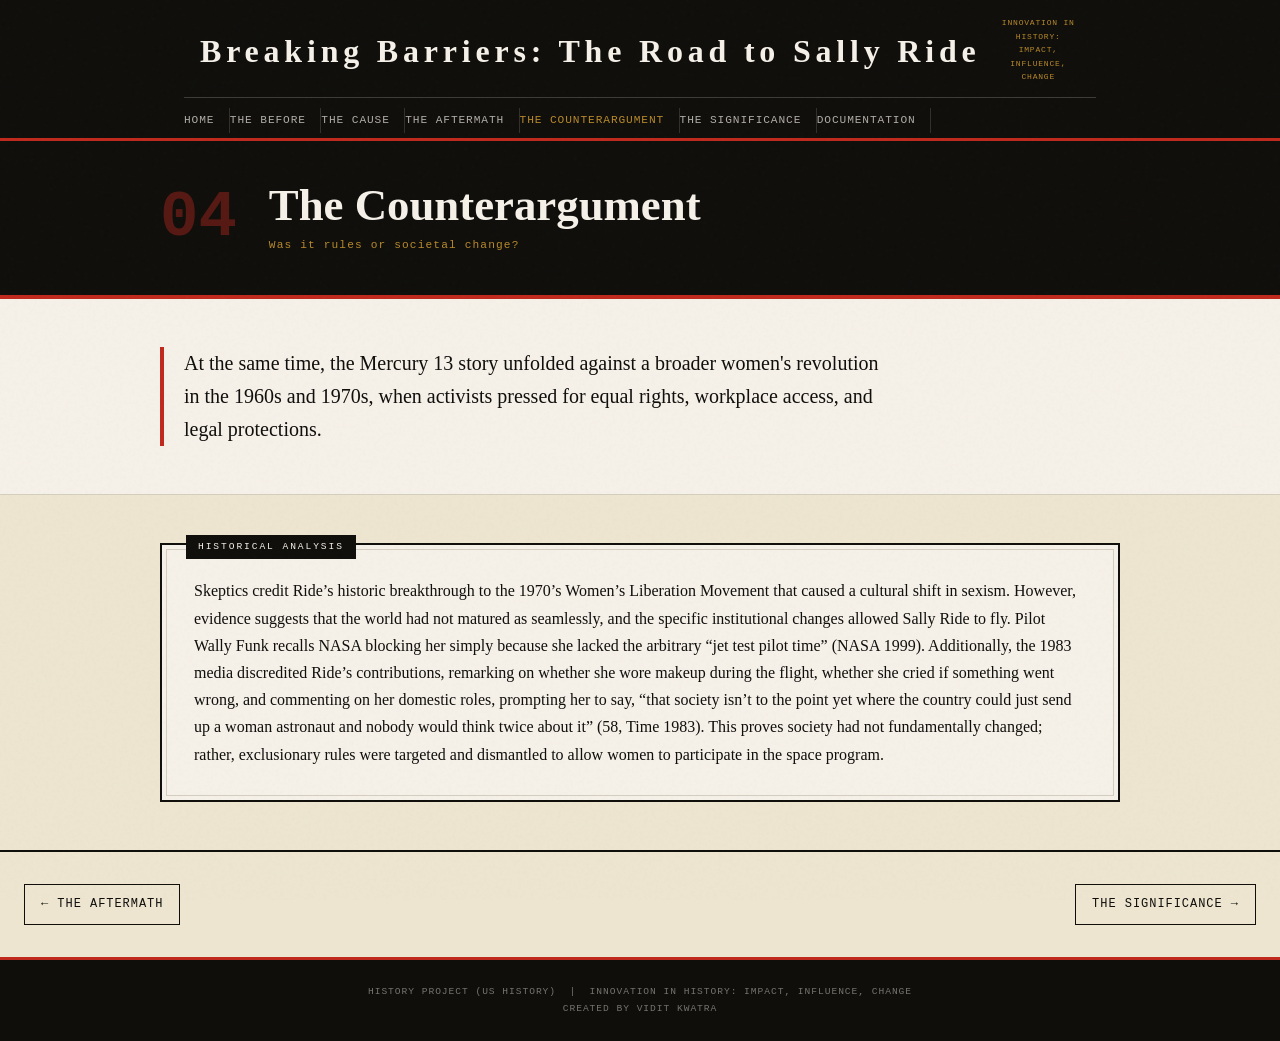
<file: the-counterargument.html>
<!DOCTYPE html>
<html lang="en">
<head>
  <meta charset="UTF-8" />
  <meta name="viewport" content="width=device-width, initial-scale=1.0" />
  <title>The Counterargument — Breaking Barriers: The Road to Sally Ride</title>
  <link rel="stylesheet" href="css/style.css" />
  <link rel="icon" type="image/png" href="favicon.png" />
</head>
<body>
  <header class="site-header">
    <div class="header-inner">
      <div class="masthead">
        <span class="masthead-rule"></span>
        <h1 class="site-title"><a href="index.html">Breaking Barriers: The Road to Sally Ride</a></h1>
        <p class="site-subtitle">Innovation in History: Impact, Influence, Change</p>
        <span class="masthead-rule"></span>
      </div>
      <nav class="main-nav" id="main-nav">
        <button class="nav-toggle" id="nav-toggle" aria-label="Toggle menu">☰</button>
        <ul class="nav-list">
          <li><a href="index.html" class="nav-link" data-page="home">Home</a></li>
          <li><a href="the-before.html" class="nav-link" data-page="bio">The Before</a></li>
          <li><a href="the-cause.html" class="nav-link" data-page="cause">The Cause</a></li>
          <li><a href="the-aftermath.html" class="nav-link" data-page="aftermath">The Aftermath</a></li>
          <li><a href="the-counterargument.html" class="nav-link active" data-page="counter">The Counterargument</a></li>
          <li><a href="the-significance.html" class="nav-link" data-page="significance">The Significance</a></li>
          <li><a href="documentation.html" class="nav-link" data-page="docs">Documentation</a></li>
        </ul>
      </nav>
    </div>
  </header>

  <main class="page-content interior-page">
    <div class="page-header-band">
      <div class="page-header-inner">
        <span class="page-num">04</span>
        <div>
          <h2 class="page-title">The Counterargument</h2>
          <p class="page-subtitle">Was it rules or societal change?</p>
        </div>
      </div>
    </div>

    <div class="content-wrapper">
      <section class="content-section">
        <div class="section-inner">
          <!-- <p class="lead-text">Use this page to present counterarguments or alternative readings of the evidence and policy choices in the story.</p> -->
          <p class="lead-text">At the same time, the Mercury 13 story unfolded against a broader women's revolution in the 1960s and 1970s, when activists pressed for equal rights, workplace access, and legal protections.</p>
        </div>
      </section>
      
    <section class="content-section analysis-section">
        <div class="section-inner">
          <div class="analysis-box">
            <div class="analysis-label">HISTORICAL ANALYSIS</div>
            <p>Skeptics credit Ride’s historic breakthrough to the 1970’s Women’s Liberation Movement that caused a cultural shift in sexism. However, evidence suggests that the world had not matured as seamlessly, and the specific institutional changes allowed Sally Ride to fly. Pilot Wally Funk recalls NASA blocking her simply because she lacked the arbitrary “jet test pilot time” (NASA 1999). Additionally, the 1983 media discredited Ride’s contributions, remarking on whether she wore makeup during the flight, whether she cried if something went wrong, and commenting on her domestic roles, prompting her to say, “that society isn’t to the point yet where the country could just send up a woman astronaut and nobody would think twice about it” (58, Time 1983). This proves society had not fundamentally changed; rather, exclusionary rules were targeted and dismantled to allow women to participate in the space program.</p>
            <!-- <p>Rather than a cultural uprising of gender equality, large legislative pressure combined with new technology allowed Sally Ride to embark on her STS-7 flight. A significant factor was the flight of Valentina Tereshkova of the Soviet Union, who was the first woman to go to space. Valentina “wasn’t even a pilot” and had “virtually no technical background” (28, Life Magazine 1983). The media shows the absurdity of the rules: “The U.S. could have been first to put a woman up in space simply by deciding to do so … with qualifications far more impressive than Valentina Tereshkova" (32). Along with these foreign pressures, there was internal backlash from the Mercury 13 member, Jerrie Cobb. Her testimony exposes the structural mechanism holding women back; when she notes that it is an "impossibility in this country for women to become jet test pilots," she targets the discriminatory loop (12, Washington, DC: U.S. Government Printing Office 1962). These pressures slowly forced the US to reimagine its policies and took twenty years to break these barriers, finally allowing Sally Ride to visit space.</p> -->
            </div>
        </div>
    </section>


      <div class="page-nav-bar">
        <a href="the-aftermath.html" class="page-nav-prev">← The Aftermath</a>
        <a href="the-significance.html" class="page-nav-next">The Significance →</a>
      </div>
    </div>
  </main>

  <footer class="site-footer">
    <div class="footer-inner">
      <p>History Project (US History) &nbsp;|&nbsp; Innovation in History: Impact, Influence, Change</p>
      <p class="site-creator">Created by Vidit Kwatra</p>
    </div>
  </footer>

  <script src="js/main.js"></script>
</body>
</html>
</file>
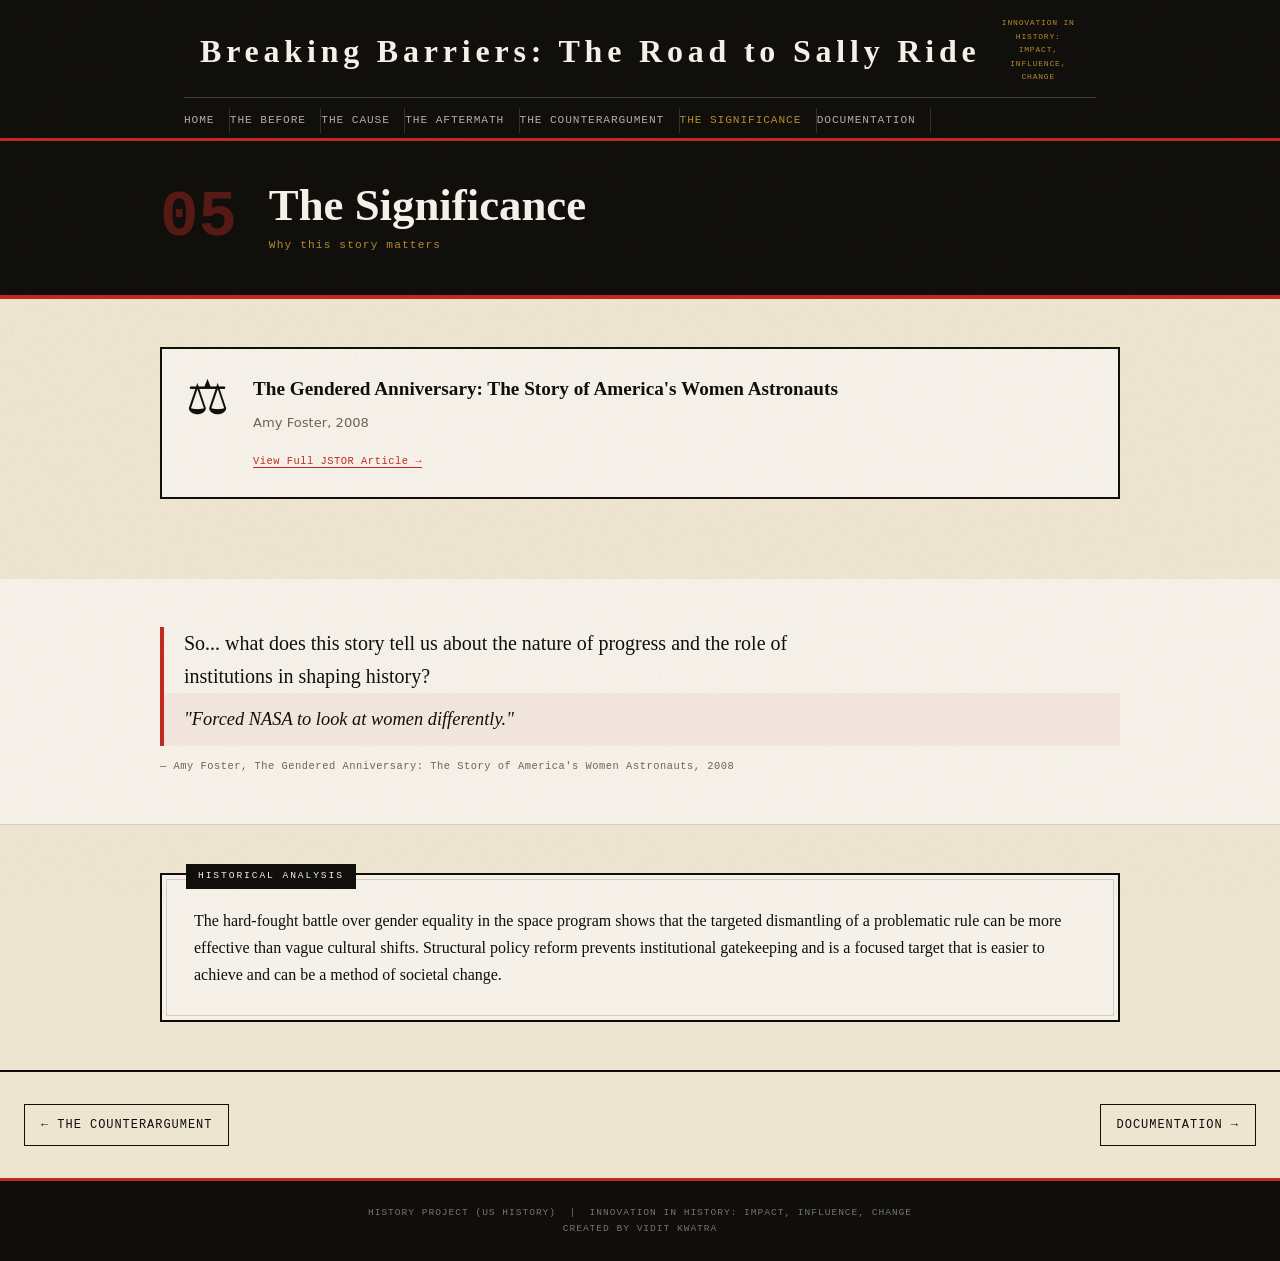
<file: the-significance.html>
<!DOCTYPE html>
<html lang="en">
<head>
  <meta charset="UTF-8" />
  <meta name="viewport" content="width=device-width, initial-scale=1.0" />
  <title>The Significance — Breaking Barriers: The Road to Sally Ride</title>
  <link rel="stylesheet" href="css/style.css" />
  <link rel="icon" type="image/png" href="favicon.png" />
</head>
<body>
  <header class="site-header">
    <div class="header-inner">
      <div class="masthead">
        <span class="masthead-rule"></span>
        <h1 class="site-title"><a href="index.html">Breaking Barriers: The Road to Sally Ride</a></h1>
        <p class="site-subtitle">Innovation in History: Impact, Influence, Change</p>
        <span class="masthead-rule"></span>
      </div>
      <nav class="main-nav" id="main-nav">
        <button class="nav-toggle" id="nav-toggle" aria-label="Toggle menu">☰</button>
        <ul class="nav-list">
          <li><a href="index.html" class="nav-link" data-page="home">Home</a></li>
          <li><a href="the-before.html" class="nav-link" data-page="bio">The Before</a></li>
          <li><a href="the-cause.html" class="nav-link" data-page="cause">The Cause</a></li>
          <li><a href="the-aftermath.html" class="nav-link" data-page="aftermath">The Aftermath</a></li>
          <li><a href="the-counterargument.html" class="nav-link" data-page="counter">The Counterargument</a></li>
          <li><a href="the-significance.html" class="nav-link active" data-page="significance">The Significance</a></li>
          <li><a href="documentation.html" class="nav-link" data-page="docs">Documentation</a></li>
        </ul>
      </nav>
    </div>
  </header>

  <main class="page-content interior-page">
    <div class="page-header-band">
      <div class="page-header-inner">
        <span class="page-num">05</span>
        <div>
          <h2 class="page-title">The Significance</h2>
          <p class="page-subtitle">Why this story matters</p>
        </div>
      </div>
    </div>

    <section class="content-section source-section">
        <div class="section-inner">
          <div class="document-header">
            <div class="doc-seal">⚖</div>
            <div class="doc-info">
              <p class="doc-title">The Gendered Anniversary: The Story of America's Women Astronauts</p>
              <p class="doc-sub">Amy Foster, 2008</p>
              <a href="http://www.jstor.org/stable/20700213" target="_blank" rel="noopener" class="doc-link">View Full JSTOR Article →</a>
            </div>
          </div>
        </div>
      </section>

    <div class="content-wrapper">
      <section class="content-section">
        <div class="section-inner">
          <p class="lead-text">So... what does this story tell us about the nature of progress and the role of institutions in shaping history?</p>
          <!-- <p class="lead-text">This page pulls the story back from the cockpit and into the wider sweep of history. Sally Ride's flight in 1983 was a headline, but the real significance lies in what it exposed: a long series of institutional choices that could be undone once people decided they were wrong.</p> -->
          <blockquote class="primary-quote">
            "Forced NASA to look at women differently."
          </blockquote>
          <cite class="quote-cite">— Amy Foster, The Gendered Anniversary: The Story of America's Women Astronauts, 2008</cite>
          <!-- <p>From The Before to The Aftermath, the story shows how innovation is not only technical. It is social. It is political. It is the moment when a classroom, a hearing room, or a NASA design review stops being an abstract exercise and becomes a place where power is redistributed. These events matter because they tell us that progress rarely arrives as a single breakthrough — it is the residue of neglected evidence, stubborn advocacy, and slow shifts in what institutions believe is possible.</p> -->
          <!-- <p>Today, the significance is still alive: the same questions about access, credibility, and who gets to be considered an expert shape debates over STEM, leadership, and public institutions. The Mercury 13 story is therefore both a historical case study and a warning: breakthroughs happen, but only when we demand them and recognize the barriers that continue to hide behind seemingly neutral requirements.</p> -->
        </div>
      </section>

      <section class="content-section analysis-section">
        <div class="section-inner">
          <div class="analysis-box">
            <div class="analysis-label">HISTORICAL ANALYSIS</div>
            <!-- <p>Skeptics credit Ride’s historic breakthrough to the 1970’s Women’s Liberation Movement that caused a cultural shift in sexism. However, evidence suggests that the world had not matured as seamlessly, and the specific institutional changes allowed Sally Ride to fly. Pilot Wally Funk recalls NASA blocking her simply because she lacked the arbitrary “jet test pilot time” (NASA 1999). Additionally, the 1983 media discredited Ride’s contributions, remarking on whether she wore makeup during the flight, whether she cried if something went wrong, and commenting on her domestic roles, prompting her to say, “that society isn’t to the point yet where the country could just send up a woman astronaut and nobody would think twice about it” (58, Time 1983). This proves society had not fundamentally changed; rather, exclusionary rules were targeted and dismantled to allow women to participate in the space program.</p> -->
            <p>The hard-fought battle over gender equality in the space program shows that the targeted dismantling of a problematic rule can be more effective than vague cultural shifts. Structural policy reform prevents institutional gatekeeping and is a focused target that is easier to achieve and can be a method of societal change.</p>
            </div>
        </div>
    </section>

      <div class="page-nav-bar">
        <a href="the-counterargument.html" class="page-nav-prev">← The Counterargument</a>
        <a href="documentation.html" class="page-nav-next">Documentation →</a>
      </div>
    </div>
  </main>

  <footer class="site-footer">
    <div class="footer-inner">
      <p>History Project (US History) &nbsp;|&nbsp; Innovation in History: Impact, Influence, Change</p>
      <p class="site-creator">Created by Vidit Kwatra</p>
    </div>
  </footer>

  <script src="js/main.js"></script>
</body>
</html>
</file>
<file: css/style.css>
/* ============================================
  BREAKING BARRIERS: THE ROAD TO SALLY RIDE — HISTORY PROJECT
   Editorial / Archival Aesthetic
   Vintage Life Magazine meets NASA Documents
   ============================================ */

:root {
  --ink: #0f0e0b;
  --paper: #f5f0e8;
  --cream-deep: #ede5d0;
  --red: #c0291d;
  --red-dark: #8c1e14;
  --gold: #b8892a;
  --gray-mid: #6b6458;
  --gray-light: #d4cec0;
  --rule-color: #0f0e0b;
  --col-max: 960px;
  --font-display: 'Playfair Display', Georgia, serif;
  --font-mono: 'IBM Plex Mono', 'Courier New', monospace;
  --font-body: 'IBM Plex Sans', system-ui, sans-serif;
}

*, *::before, *::after { box-sizing: border-box; margin: 0; padding: 0; }

html { scroll-behavior: smooth; }

body {
  background: var(--paper);
  color: var(--ink);
  font-family: var(--font-body);
  font-size: 16px;
  line-height: 1.7;
  min-height: 100vh;
}

/* Grain overlay */
body::before {
  content: '';
  position: fixed;
  inset: 0;
  background-image: url("data:image/svg+xml,%3Csvg viewBox='0 0 256 256' xmlns='http://www.w3.org/2000/svg'%3E%3Cfilter id='noise'%3E%3CfeTurbulence type='fractalNoise' baseFrequency='0.9' numOctaves='4' stitchTiles='stitch'/%3E%3C/filter%3E%3Crect width='100%25' height='100%25' filter='url(%23noise)' opacity='0.04'/%3E%3C/svg%3E");
  pointer-events: none;
  z-index: 9999;
  opacity: 0.5;
}

/* ---- LINKS ---- */
a { color: var(--red); text-decoration: underline; text-underline-offset: 3px; }
a:hover { color: var(--red-dark); }

/* ---- HEADER ---- */
.site-header {
  background: var(--ink);
  color: var(--paper);
  position: sticky;
  top: 0;
  z-index: 100;
  border-bottom: 3px solid var(--red);
}

.header-inner {
  max-width: var(--col-max);
  margin: 0 auto;
  padding: 0 1.5rem;
}

.masthead {
  display: flex;
  align-items: center;
  gap: 1rem;
  padding: 1rem 0 0.6rem;
  border-bottom: 1px solid rgba(245,240,232,0.2);
}

.masthead-rule {
  flex: 1;
  height: 1px;
  background: rgba(245,240,232,0.3);
}

.site-title {
  font-family: var(--font-display);
  font-size: clamp(1.4rem, 3vw, 2rem);
  font-weight: 900;
  letter-spacing: 0.15em;
  text-align: center;
  white-space: nowrap;
  color: var(--paper);
}

.site-title a { color: var(--paper); text-decoration: none; }
.site-title a:hover { color: var(--gold); }

.site-subtitle {
  display: block;
  font-family: var(--font-mono);
  font-size: 0.5rem;
  letter-spacing: 0.1em;
  text-transform: uppercase;
  color: var(--gold);
  text-align: center;
  padding-bottom: 0.2rem;
}

/* ---- NAV ---- */
.main-nav { position: relative; }

.nav-list {
  display: flex;
  gap: 0;
  list-style: none;
  padding: 0.4rem 0;
  flex-wrap: wrap;
}

.nav-link {
  font-family: var(--font-mono);
  font-size: 0.7rem;
  letter-spacing: 0.08em;
  text-transform: uppercase;
  color: rgba(245,240,232,0.7);
  text-decoration: none;
  padding: 0.4rem 0.9rem;
  border-right: 1px solid rgba(245,240,232,0.15);
  transition: color 0.2s, background 0.2s;
}

.nav-link:first-child { padding-left: 0; }
.nav-link:hover { color: var(--paper); background: rgba(245,240,232,0.08); }
.nav-link.active { color: var(--gold); }

.nav-toggle {
  display: none;
  background: none;
  border: 1px solid rgba(245,240,232,0.3);
  color: var(--paper);
  font-size: 1.2rem;
  padding: 0.3rem 0.6rem;
  cursor: pointer;
  margin: 0.4rem 0;
}

/* ---- PAGE CONTENT ---- */
.page-content { min-height: calc(100vh - 140px); }

/* ---- HOME HERO ---- */
.hero {
  background: var(--ink);
  color: var(--paper);
  padding: 4rem 1.5rem;
  border-bottom: 4px double var(--gold);
}

.hero-grid {
  max-width: var(--col-max);
  margin: 0 auto;
  display: grid;
  grid-template-columns: 1fr 1fr;
  gap: 4rem;
  align-items: center;
}

.hero-kicker {
  font-family: var(--font-mono);
  font-size: 0.65rem;
  letter-spacing: 0.15em;
  text-transform: uppercase;
  color: var(--gold);
  margin-bottom: 1rem;
  border-left: 3px solid var(--red);
  padding-left: 0.75rem;
}

.hero-headline {
  font-family: var(--font-display);
  font-size: clamp(3rem, 7vw, 5.5rem);
  font-weight: 900;
  line-height: 0.95;
  margin-bottom: 1.5rem;
  color: var(--paper);
}

.hero-headline em {
  color: var(--red);
  /* font-size: 0.5em; */
  /* line-height: 0.4em; */
  /* padding: 0.1em 0.15em; */
  font-style: italic;
}

.hero-subhead {
  font-size: 1.05rem;
  line-height: 1.65;
  color: rgba(245,240,232,0.8);
  font-weight: 300;
  max-width: 440px;
}

.hero-photo-frame {
  position: relative;
}

.photo-placeholder {
  background: rgba(245,240,232,0.07);
  border: 2px solid rgba(245,240,232,0.2);
  aspect-ratio: 3/4;
  display: flex;
  align-items: flex-end;
  padding: 1rem;
  position: relative;
  overflow: hidden;
}

.photo-placeholder::before {
  content: url('jerrie-cobb-gimbal-rig.jpg');
  position: absolute;
  top: 50%;
  left: 50%;
  transform: translate(-50%, -60%);
  font-family: var(--font-mono);
  font-size: 0.7rem;
  letter-spacing: 0.1em;
  color: rgba(245,240,232,0.2);
}

.photo-label {
  font-family: var(--font-mono);
  font-size: 0.6rem;
  line-height: 1.4;
  color: rgba(245,240,232,0.5);
  background: rgba(15,14,11,0.8);
  padding: 0.4rem 0.6rem;
  position: relative;
  z-index: 1;
}

.hero-caption {
  font-family: var(--font-mono);
  font-size: 0.65rem;
  line-height: 1.5;
  color: rgba(245,240,232,0.5);
  margin-top: 0.75rem;
  border-top: 1px solid rgba(245,240,232,0.15);
  padding-top: 0.5rem;
}

/* ---- THESIS ---- */
.thesis-section {
  background: var(--red);
  padding: 3rem 1.5rem;
}

.thesis-inner {
  max-width: var(--col-max);
  margin: 0 auto;
  display: flex;
  gap: 2rem;
  align-items: flex-start;
}

.thesis-label {
  font-family: var(--font-mono);
  font-size: 0.65rem;
  letter-spacing: 0.2em;
  text-transform: uppercase;
  color: rgba(245,240,232,0.7);
  writing-mode: vertical-lr;
  transform: rotate(180deg);
  padding-top: 0.5rem;
  white-space: nowrap;
}

.thesis-statement {
  font-family: var(--font-display);
  font-size: clamp(1rem, 2vw, 1.2rem);
  font-style: italic;
  line-height: 1.6;
  color: var(--paper);
  border-left: 3px solid rgba(245,240,232,0.5);
  padding-left: 1.5rem;
}

/* ---- CONTENT SECTIONS ---- */
.content-section { padding: 3rem 1.5rem; }
.content-section + .content-section { border-top: 1px solid var(--gray-light); }

.central-question-section .section-inner {
  max-width: var(--col-max);
  margin: 0 auto;
  display: grid;
  grid-template-columns: auto 1fr;
  gap: 2rem;
  align-items: start;
}

.central-question-section .section-heading {
  font-family: var(--font-mono);
  font-size: 0.65rem;
  letter-spacing: 0.2em;
  text-transform: uppercase;
  color: var(--ink);
  writing-mode: vertical-lr;
  transform: rotate(180deg);
  padding-top: 0.5rem;
  white-space: nowrap;
  margin: 0;
}

.central-question-section .section-heading::after {
  content: none;
}

.section-inner {
  max-width: var(--col-max);
  margin: 0 auto;
}

.two-col {
  display: grid;
  grid-template-columns: 80px 1fr;
  gap: 2rem;
  align-items: start;
}

.col-label-block {
  display: flex;
  flex-direction: column;
  gap: 0.25rem;
  padding-top: 0.3rem;
}

.side-label {
  font-family: var(--font-mono);
  font-size: 0.6rem;
  letter-spacing: 0.1em;
  text-transform: uppercase;
  color: var(--red);
  border-top: 2px solid var(--red);
  padding-top: 0.3rem;
}

.section-heading {
  font-family: var(--font-display);
  font-size: clamp(1.4rem, 3vw, 1.9rem);
  font-weight: 700;
  margin-bottom: 1.25rem;
  line-height: 1.2;
  color: var(--ink);
}

.section-heading::after {
  content: '';
  display: block;
  width: 3rem;
  height: 3px;
  background: var(--red);
  margin-top: 0.5rem;
}

.section-intro {
  color: var(--gray-mid);
  margin-bottom: 1.75rem;
  max-width: 680px;
  font-size: 0.95rem;
}

.lead-text {
  font-family: var(--font-display);
  font-size: clamp(1.05rem, 2vw, 1.25rem);
  line-height: 1.65;
  color: var(--ink);
  border-left: 4px solid var(--red);
  padding-left: 1.25rem;
  max-width: 720px;
}

/* ---- METADATA ---- */
.metadata-section {
  background: var(--cream-deep);
  padding: 2.5rem 1.5rem;
  border-top: 3px solid var(--ink);
  border-bottom: 3px solid var(--ink);
}

.metadata-inner { max-width: var(--col-max); margin: 0 auto; }

.metadata-title {
  font-family: var(--font-mono);
  font-size: 0.7rem;
  letter-spacing: 0.2em;
  text-transform: uppercase;
  color: var(--gray-mid);
  margin-bottom: 1.25rem;
  display: flex;
  align-items: center;
  gap: 0.75rem;
}

.metadata-title::before, .metadata-title::after {
  content: '';
  flex: 1;
  height: 1px;
  background: var(--gray-light);
}

.metadata-grid {
  display: grid;
  grid-template-columns: repeat(auto-fit, minmax(200px, 1fr));
  gap: 0.75rem 1.5rem;
}

.meta-item {
  display: flex;
  flex-direction: column;
  gap: 0.2rem;
  padding: 0.75rem;
  background: var(--paper);
  border: 1px solid var(--gray-light);
}

.meta-key {
  font-family: var(--font-mono);
  font-size: 0.6rem;
  letter-spacing: 0.1em;
  text-transform: uppercase;
  color: var(--gray-mid);
}

.meta-value {
  font-family: var(--font-display);
  font-size: 0.95rem;
  font-weight: 700;
  color: var(--ink);
}

/* ---- NAV CARDS (home) ---- */
.nav-cards-section { background: var(--ink); padding: 3rem 1.5rem; }

.nav-cards-section .section-heading {
  color: var(--paper);
  font-family: var(--font-mono);
  font-size: 0.7rem;
  font-weight: 400;
  letter-spacing: 0.2em;
  text-transform: uppercase;
  margin-bottom: 1.5rem;
}

.nav-cards-section .section-heading::after { background: var(--gold); }

.nav-cards {
  display: grid;
  grid-template-columns: repeat(3, 1fr);
  gap: 1.5px;
}

.nav-card {
  background: rgba(245,240,232,0.05);
  border: 1px solid rgba(245,240,232,0.1);
  padding: 2rem 1.5rem;
  text-decoration: none;
  color: var(--paper);
  display: flex;
  flex-direction: column;
  gap: 0.75rem;
  transition: background 0.2s;
  position: relative;
}

.nav-card:hover {
  background: rgba(245,240,232,0.1);
  color: var(--paper);
}

.nav-card:hover .card-arrow { transform: translateX(6px); }

.card-number {
  font-family: var(--font-mono);
  font-size: 2.5rem;
  font-weight: 600;
  color: var(--red);
  opacity: 0.5;
  line-height: 1;
}

.card-body h4 {
  font-family: var(--font-display);
  font-size: 1.1rem;
  font-weight: 700;
  margin-bottom: 0.5rem;
}

.card-body p {
  font-size: 0.82rem;
  line-height: 1.55;
  color: rgba(245,240,232,0.65);
}

.card-body p em { color: var(--gold); }

.card-arrow {
  font-size: 1.4rem;
  color: var(--red);
  margin-top: auto;
  transition: transform 0.2s;
}

/* ---- THEME SECTION ---- */
.theme-section { background: var(--cream-deep); }
.theme-section h3 {
  font-family: var(--font-display);
  font-size: 1.4rem;
  font-weight: 700;
  margin-bottom: 0.75rem;
}

/* ---- INTERIOR PAGES ---- */
.interior-page {}

.page-header-band {
  background: var(--ink);
  color: var(--paper);
  padding: 2.5rem 1.5rem;
  border-bottom: 4px solid var(--red);
}

.page-header-inner {
  max-width: var(--col-max);
  margin: 0 auto;
  display: flex;
  align-items: center;
  gap: 2rem;
}

.page-num {
  font-family: var(--font-mono);
  font-size: 4rem;
  font-weight: 600;
  color: var(--red);
  opacity: 0.4;
  line-height: 1;
  flex-shrink: 0;
}

.page-title {
  font-family: var(--font-display);
  font-size: clamp(1.8rem, 4vw, 2.8rem);
  font-weight: 900;
  line-height: 1.1;
}

.page-subtitle {
  font-family: var(--font-mono);
  font-size: 0.7rem;
  letter-spacing: 0.1em;
  color: var(--gold);
  margin-top: 0.4rem;
}

.content-wrapper { max-width: 100%; }

/* ---- SOURCE SECTIONS ---- */
.source-section { background: var(--cream-deep); }

.source-masthead {
  display: flex;
  align-items: baseline;
  gap: 1.5rem;
  margin-bottom: 2rem;
  border-bottom: 3px solid var(--ink);
  padding-bottom: 1rem;
}

.source-logo-mock {
  font-family: var(--font-display);
  font-size: 3rem;
  font-weight: 900;
  letter-spacing: -0.02em;
  color: var(--red);
  line-height: 1;
}

.source-meta {
  font-family: var(--font-mono);
  font-size: 0.7rem;
  letter-spacing: 0.1em;
  color: var(--gray-mid);
  text-transform: uppercase;
}

.magazine-spread {
  display: grid;
  grid-template-columns: 1fr 1fr;
  gap: 3rem;
  margin-bottom: 2rem;
  align-items: start;
}

.spread-kicker {
  font-family: var(--font-mono);
  font-size: 0.6rem;
  letter-spacing: 0.15em;
  text-transform: uppercase;
  color: var(--red);
  margin-bottom: 0.5rem;
}

.spread-headline {
  font-family: var(--font-display);
  font-size: clamp(1.4rem, 3vw, 2rem);
  font-weight: 900;
  line-height: 1.15;
  margin-bottom: 0.75rem;
}

.spread-deck {
  font-style: italic;
  color: var(--gray-mid);
  font-size: 0.9rem;
  line-height: 1.5;
}

/* ---- QUOTES ---- */
.primary-quote {
  font-family: var(--font-display);
  font-style: italic;
  font-size: clamp(1rem, 2vw, 1.15rem);
  line-height: 1.6;
  color: var(--ink);
  border-left: 4px solid var(--red);
  padding: 0.75rem 1.25rem;
  background: rgba(192,41,29,0.05);
  margin: 0;
}

.large-quote {
  font-size: clamp(1.1rem, 2.5vw, 1.35rem);
  border-left-width: 5px;
}

.quote-cite {
  display: block;
  font-family: var(--font-mono);
  font-size: 0.65rem;
  letter-spacing: 0.05em;
  color: var(--gray-mid);
  margin-top: 0.75rem;
  font-style: normal;
}

.spread-quote-block { display: flex; flex-direction: column; }

/* ---- TESTIMONY ---- */
.testimony-section { background: var(--paper); }

.testimony-grid {
  display: grid;
  grid-template-columns: repeat(auto-fit, minmax(280px, 1fr));
  gap: 1.5rem;
  margin: 1.5rem 0;
}

.testimony-card {
  background: var(--cream-deep);
  border: 1px solid var(--gray-light);
  border-top: 3px solid var(--red);
  padding: 1.5rem;
  display: flex;
  flex-direction: column;
  gap: 0.75rem;
}

.testimony-tag {
  font-family: var(--font-mono);
  font-size: 0.6rem;
  letter-spacing: 0.12em;
  text-transform: uppercase;
  color: var(--red);
}

.testimony-gloss {
  font-size: 0.85rem;
  color: var(--gray-mid);
  line-height: 1.55;
  border-top: 1px solid var(--gray-light);
  padding-top: 0.75rem;
}

.featured-card {
  border-top-width: 5px;
  background: var(--ink);
  color: var(--paper);
}

.featured-card .primary-quote { color: var(--paper); background: rgba(192,41,29,0.15); }
.featured-card .quote-cite { color: rgba(245,240,232,0.55); }
.featured-card .testimony-gloss { color: rgba(245,240,232,0.7); border-top-color: rgba(245,240,232,0.15); }

.source-link-note {
  font-family: var(--font-mono);
  font-size: 0.7rem;
  color: var(--gray-mid);
  margin-top: 1rem;
}

/* ---- ANALYSIS BOX ---- */
.analysis-section { background: var(--cream-deep); }

.analysis-box {
  border: 2px solid var(--ink);
  padding: 2rem;
  position: relative;
  background: var(--paper);
}

.analysis-box::before {
  content: '';
  position: absolute;
  inset: 4px;
  border: 1px solid var(--gray-light);
  pointer-events: none;
}

.analysis-label {
  font-family: var(--font-mono);
  font-size: 0.6rem;
  letter-spacing: 0.2em;
  text-transform: uppercase;
  color: var(--paper);
  background: var(--ink);
  padding: 0.25rem 0.75rem;
  position: absolute;
  top: -0.65rem;
  left: 1.5rem;
}

.analysis-box p {
  font-family: var(--font-display);
  font-size: 1rem;
  line-height: 1.7;
  color: var(--ink);
}

/* ---- COMMENTARY ---- */
.analyst-commentary {
  border-left: 3px solid var(--gold);
  padding: 1rem 1.25rem;
  background: rgba(184,137,42,0.07);
  margin: 1.5rem 0;
  font-size: 0.93rem;
  line-height: 1.65;
  color: var(--ink);
}

/* ---- THE CAUSE PAGE ---- */
.document-header {
  display: flex;
  gap: 1.5rem;
  align-items: flex-start;
  background: var(--paper);
  border: 2px solid var(--ink);
  padding: 1.5rem;
  margin-bottom: 2rem;
}

.doc-seal {
  font-size: 3rem;
  line-height: 1;
  flex-shrink: 0;
}

.doc-title {
  font-family: var(--font-display);
  font-size: 1.2rem;
  font-weight: 700;
  margin-bottom: 0.4rem;
}

.doc-sub {
  font-size: 0.82rem;
  line-height: 1.6;
  color: var(--gray-mid);
  margin-bottom: 0.75rem;
}

.doc-link {
  font-family: var(--font-mono);
  font-size: 0.65rem;
  letter-spacing: 0.05em;
  color: var(--red);
}

.witness-banner {
  background: var(--ink);
  color: var(--paper);
  padding: 1rem 1.5rem;
  margin-bottom: 1.25rem;
  display: flex;
  gap: 1.25rem;
  align-items: baseline;
  flex-wrap: wrap;
}

.counterwitness { background: var(--gray-mid); }

.witness-label {
  font-family: var(--font-mono);
  font-size: 0.6rem;
  letter-spacing: 0.15em;
  text-transform: uppercase;
  color: var(--gold);
}

.witness-name {
  font-family: var(--font-display);
  font-size: 1.05rem;
  font-weight: 700;
}

.witness-role {
  font-size: 0.8rem;
  color: rgba(245,240,232,0.6);
  font-style: italic;
}

/* Catch-22 diagram */
.catchtwentytwo-box {
  display: flex;
  flex-direction: column;
  align-items: flex-start;
  gap: 0;
  margin: 2rem 0;
  max-width: 600px;
}

.catch-step {
  display: flex;
  gap: 1.25rem;
  align-items: flex-start;
  background: var(--cream-deep);
  border: 1px solid var(--gray-light);
  border-left: 4px solid var(--ink);
  padding: 1rem 1.25rem;
  width: 100%;
}

.catch-result {
  border-left-color: var(--red);
  background: rgba(192,41,29,0.07);
}

.catch-num {
  font-family: var(--font-mono);
  font-size: 1.2rem;
  font-weight: 600;
  color: var(--red);
  flex-shrink: 0;
  width: 1.5rem;
  text-align: center;
}

.catch-text {
  font-size: 0.9rem;
  line-height: 1.5;
  color: var(--ink);
}

.catch-arrow {
  font-size: 1.5rem;
  color: var(--gray-mid);
  padding-left: 1.5rem;
  line-height: 1;
  padding-top: 0.25rem;
  padding-bottom: 0.25rem;
}

.funk-quote-block {
  background: var(--paper);
  border: 1px solid var(--gray-light);
  padding: 1.5rem;
  margin-top: 2rem;
}

.transcript-note {
  background: var(--ink);
  color: var(--paper);
  padding: 1.5rem;
  border-left: 5px solid var(--gold);
}

.transcript-note-label {
  font-family: var(--font-mono);
  font-size: 0.6rem;
  letter-spacing: 0.15em;
  color: var(--gold);
  margin-bottom: 0.75rem;
}

.transcript-note strong { color: var(--gold); }

/* ---- TECH SOLUTION PAGE ---- */
.comparison-table {
  border: 2px solid var(--ink);
  overflow: hidden;
  margin: 1.5rem 0;
}

.compare-header {
  display: grid;
  grid-template-columns: 1fr 1fr;
  background: var(--ink);
  color: var(--paper);
}

.compare-col-label {
  font-family: var(--font-mono);
  font-size: 0.65rem;
  letter-spacing: 0.1em;
  text-transform: uppercase;
  padding: 0.75rem 1rem;
  border-right: 1px solid rgba(245,240,232,0.15);
}

.highlight-col { background: var(--red); }

.compare-row {
  display: grid;
  grid-template-columns: 1fr 1fr;
  border-top: 1px solid var(--gray-light);
}

.compare-cell {
  font-size: 0.88rem;
  padding: 0.85rem 1rem;
  border-right: 1px solid var(--gray-light);
  line-height: 1.5;
}

.compare-cell.highlight-col {
  background: rgba(192,41,29,0.05);
}

.milestone-banner {
  display: flex;
  gap: 1.5rem;
  align-items: center;
  background: var(--ink);
  color: var(--paper);
  padding: 1.5rem 2rem;
  margin: 2rem 0;
  border-left: 6px solid var(--gold);
}

.milestone-date {
  font-family: var(--font-mono);
  font-size: 0.75rem;
  letter-spacing: 0.08em;
  color: var(--gold);
  white-space: nowrap;
}

.milestone-text {
  font-size: 0.92rem;
  line-height: 1.5;
}

.milestone-text em { color: var(--gold); }

/* ---- DOCUMENTATION PAGE ---- */
.doc-tabs {
  display: flex;
  gap: 0;
  border-bottom: 3px solid var(--ink);
  background: var(--cream-deep);
  max-width: var(--col-max);
  margin: 0 auto;
  padding: 0 1.5rem;
  padding-top: 1.5rem;
}

.doc-tab {
  font-family: var(--font-mono);
  font-size: 0.7rem;
  letter-spacing: 0.08em;
  text-transform: uppercase;
  padding: 0.6rem 1.25rem;
  border: 1px solid var(--gray-light);
  border-bottom: none;
  background: var(--paper);
  cursor: pointer;
  color: var(--gray-mid);
  transition: all 0.15s;
}

.doc-tab.active {
  background: var(--ink);
  color: var(--paper);
  border-color: var(--ink);
}

.doc-tab-content { display: none; padding: 2rem 1.5rem; }
.doc-tab-content.active { display: block; }

.process-header { margin-bottom: 1.5rem; border-bottom: 2px solid var(--ink); padding-bottom: 1rem; }
.process-header h3 { font-family: var(--font-display); font-size: 1.6rem; font-weight: 700; }
.word-count-note { font-family: var(--font-mono); font-size: 0.65rem; color: var(--gray-mid); margin-top: 0.3rem; }

.process-body h4 {
  font-family: var(--font-display);
  font-size: 1.05rem;
  font-weight: 700;
  margin: 1.5rem 0 0.5rem;
  color: var(--red);
}

.process-body p { font-size: 0.9rem; line-height: 1.65; color: var(--gray-mid); font-style: italic; }

.bib-entry {
  border-bottom: 1px solid var(--gray-light);
  padding: 1.5rem 0;
}

.bib-citation {
  font-family: var(--font-mono);
  font-size: 0.78rem;
  line-height: 1.6;
  color: var(--ink);
  margin-bottom: 0.75rem;
}

.bib-citation em { font-style: italic; font-family: var(--font-display); font-size: 0.9rem; }

.bib-annotation {
  font-size: 0.85rem;
  line-height: 1.65;
  color: var(--gray-mid);
  padding-left: 1rem;
  border-left: 3px solid var(--gold);
}

.bib-annotation strong { color: var(--ink); }

.placeholder-entry { opacity: 0.45; }

/* ---- PAGE NAV ---- */
.page-nav-bar {
  display: flex;
  justify-content: space-between;
  padding: 2rem 1.5rem;
  border-top: 2px solid var(--ink);
  background: var(--cream-deep);
  max-width: 100%;
}

.page-nav-prev, .page-nav-next {
  font-family: var(--font-mono);
  font-size: 0.75rem;
  letter-spacing: 0.08em;
  text-transform: uppercase;
  color: var(--ink);
  text-decoration: none;
  padding: 0.6rem 1rem;
  border: 1px solid var(--ink);
  transition: all 0.15s;
}

.page-nav-prev:hover, .page-nav-next:hover {
  background: var(--ink);
  color: var(--paper);
}

/* ---- FOOTER ---- */
.site-footer {
  background: var(--ink);
  color: rgba(245,240,232,0.45);
  padding: 1.5rem;
  border-top: 3px solid var(--red);
}

.footer-inner {
  max-width: var(--col-max);
  margin: 0 auto;
  font-family: var(--font-mono);
  font-size: 0.6rem;
  letter-spacing: 0.1em;
  text-align: center;
  text-transform: uppercase;
}

/* ---- ANIMATIONS ---- */
@keyframes fadeUp {
  from { opacity: 0; transform: translateY(20px); }
  to   { opacity: 1; transform: translateY(0); }
}

.hero-text, .hero-image-block,
.thesis-statement,
.content-section {
  animation: fadeUp 0.6s ease both;
}

.hero-image-block { animation-delay: 0.15s; }
.thesis-statement { animation-delay: 0.1s; }

/* ---- RESPONSIVE ---- */
@media (max-width: 720px) {
  .hero-grid { grid-template-columns: 1fr; gap: 2rem; }
  .nav-list { display: none; flex-direction: column; gap: 0; }
  .nav-list.open { display: flex; }
  .nav-toggle { display: block; }
  .nav-link { border-right: none; border-bottom: 1px solid rgba(245,240,232,0.1); }
  .two-col { grid-template-columns: 1fr; }
  .col-label-block { flex-direction: row; }
  .nav-cards { grid-template-columns: 1fr; }
  .magazine-spread { grid-template-columns: 1fr; gap: 1.5rem; }
  .compare-header, .compare-row { grid-template-columns: 1fr; }
  .compare-col-label:first-child::before { content: 'OLD: '; }
  .milestone-banner { flex-direction: column; gap: 0.75rem; }
  .thesis-inner { flex-direction: column; gap: 1rem; }
  .thesis-label, .central-question-section .section-heading { writing-mode: initial; transform: none; }
  .central-question-section .section-inner { grid-template-columns: 1fr; }
  .page-header-inner { gap: 1rem; }
  .page-num { font-size: 2.5rem; }
  .doc-tabs { flex-wrap: wrap; }
  .metadata-grid { grid-template-columns: 1fr 1fr; }
}
</file>
